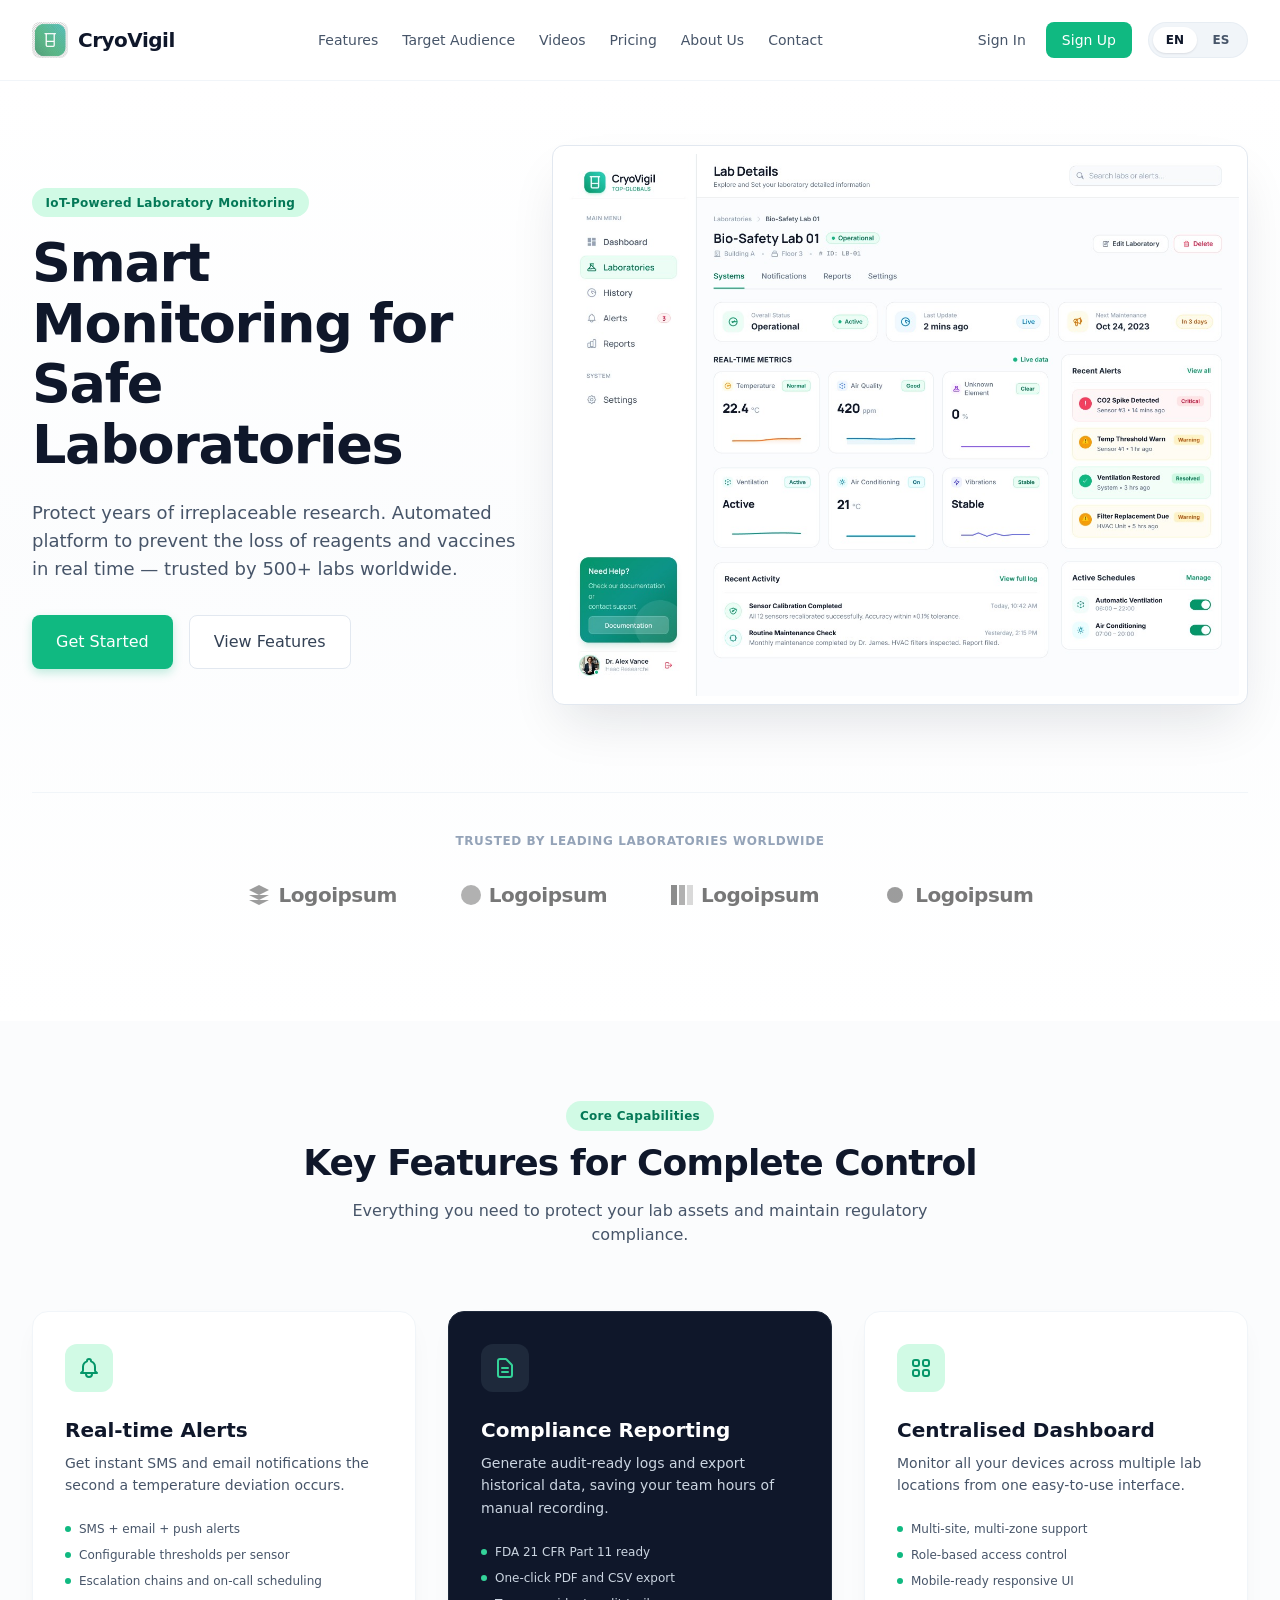
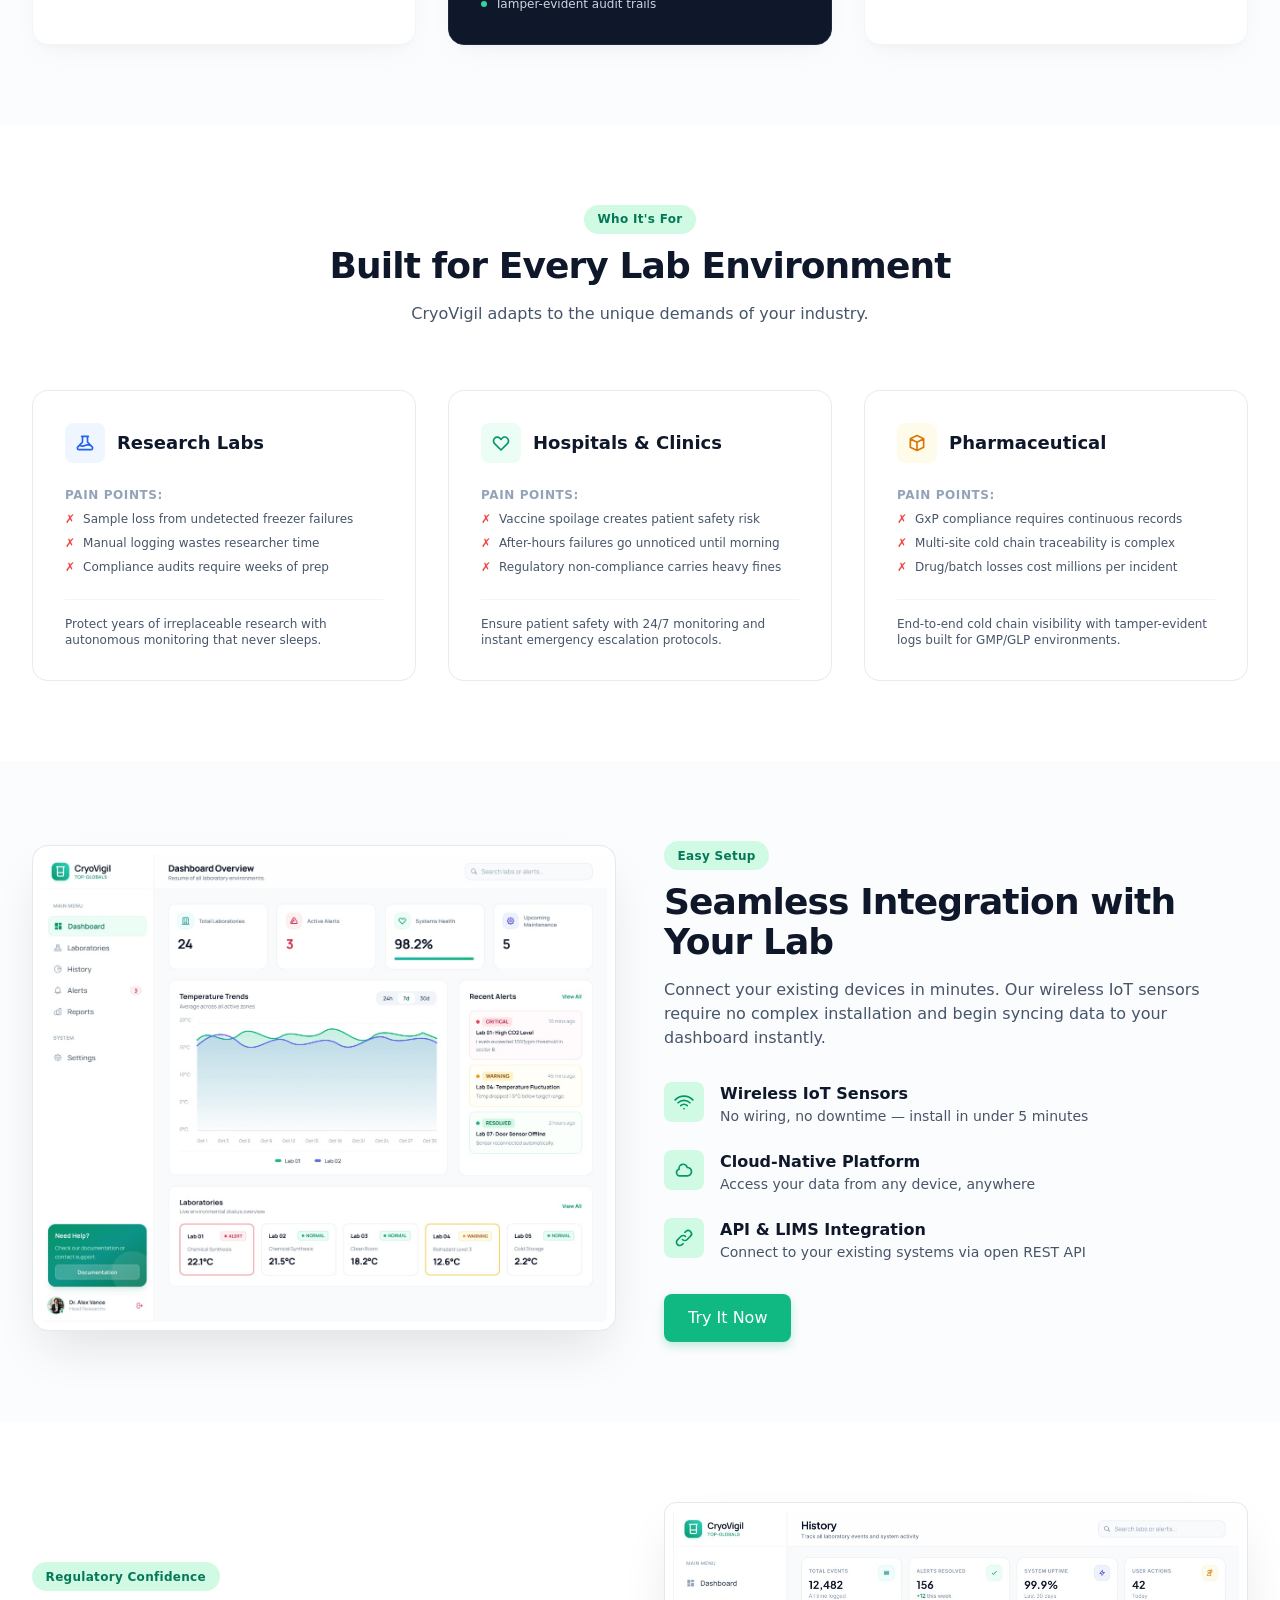
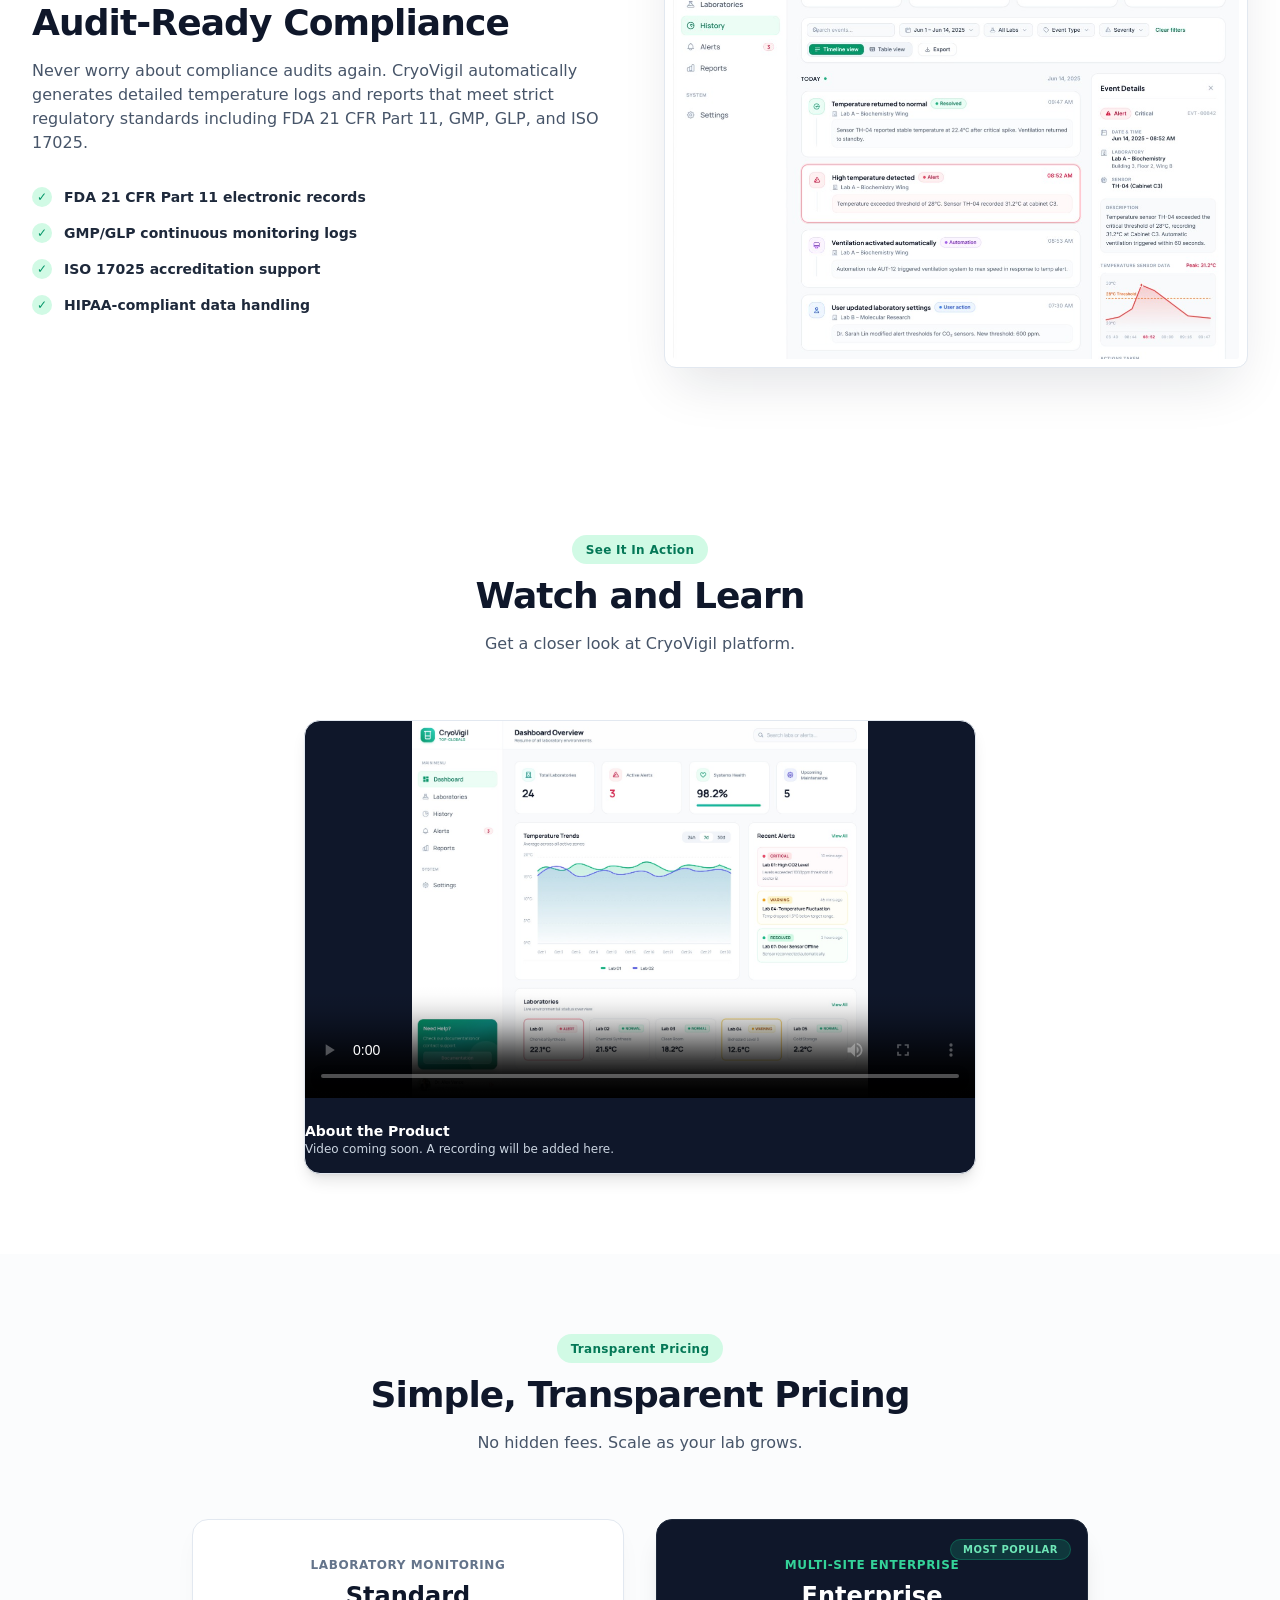
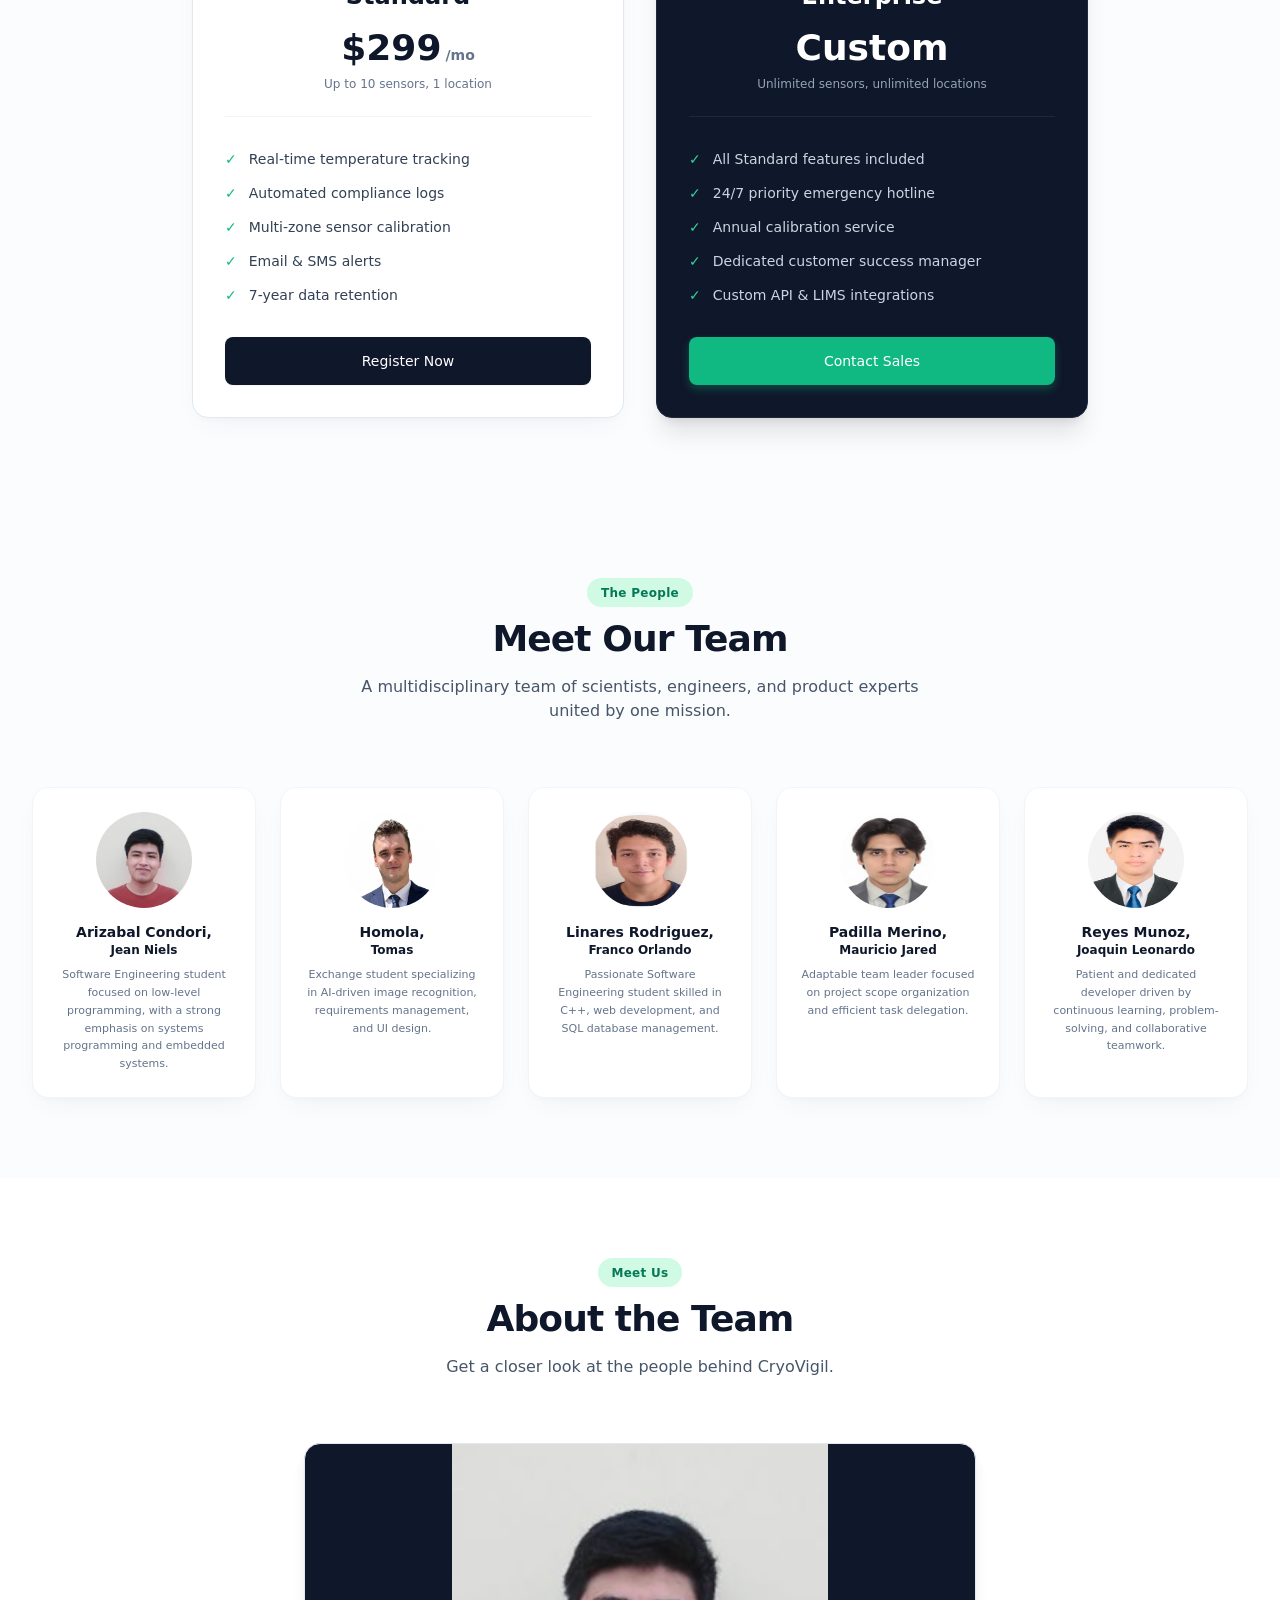
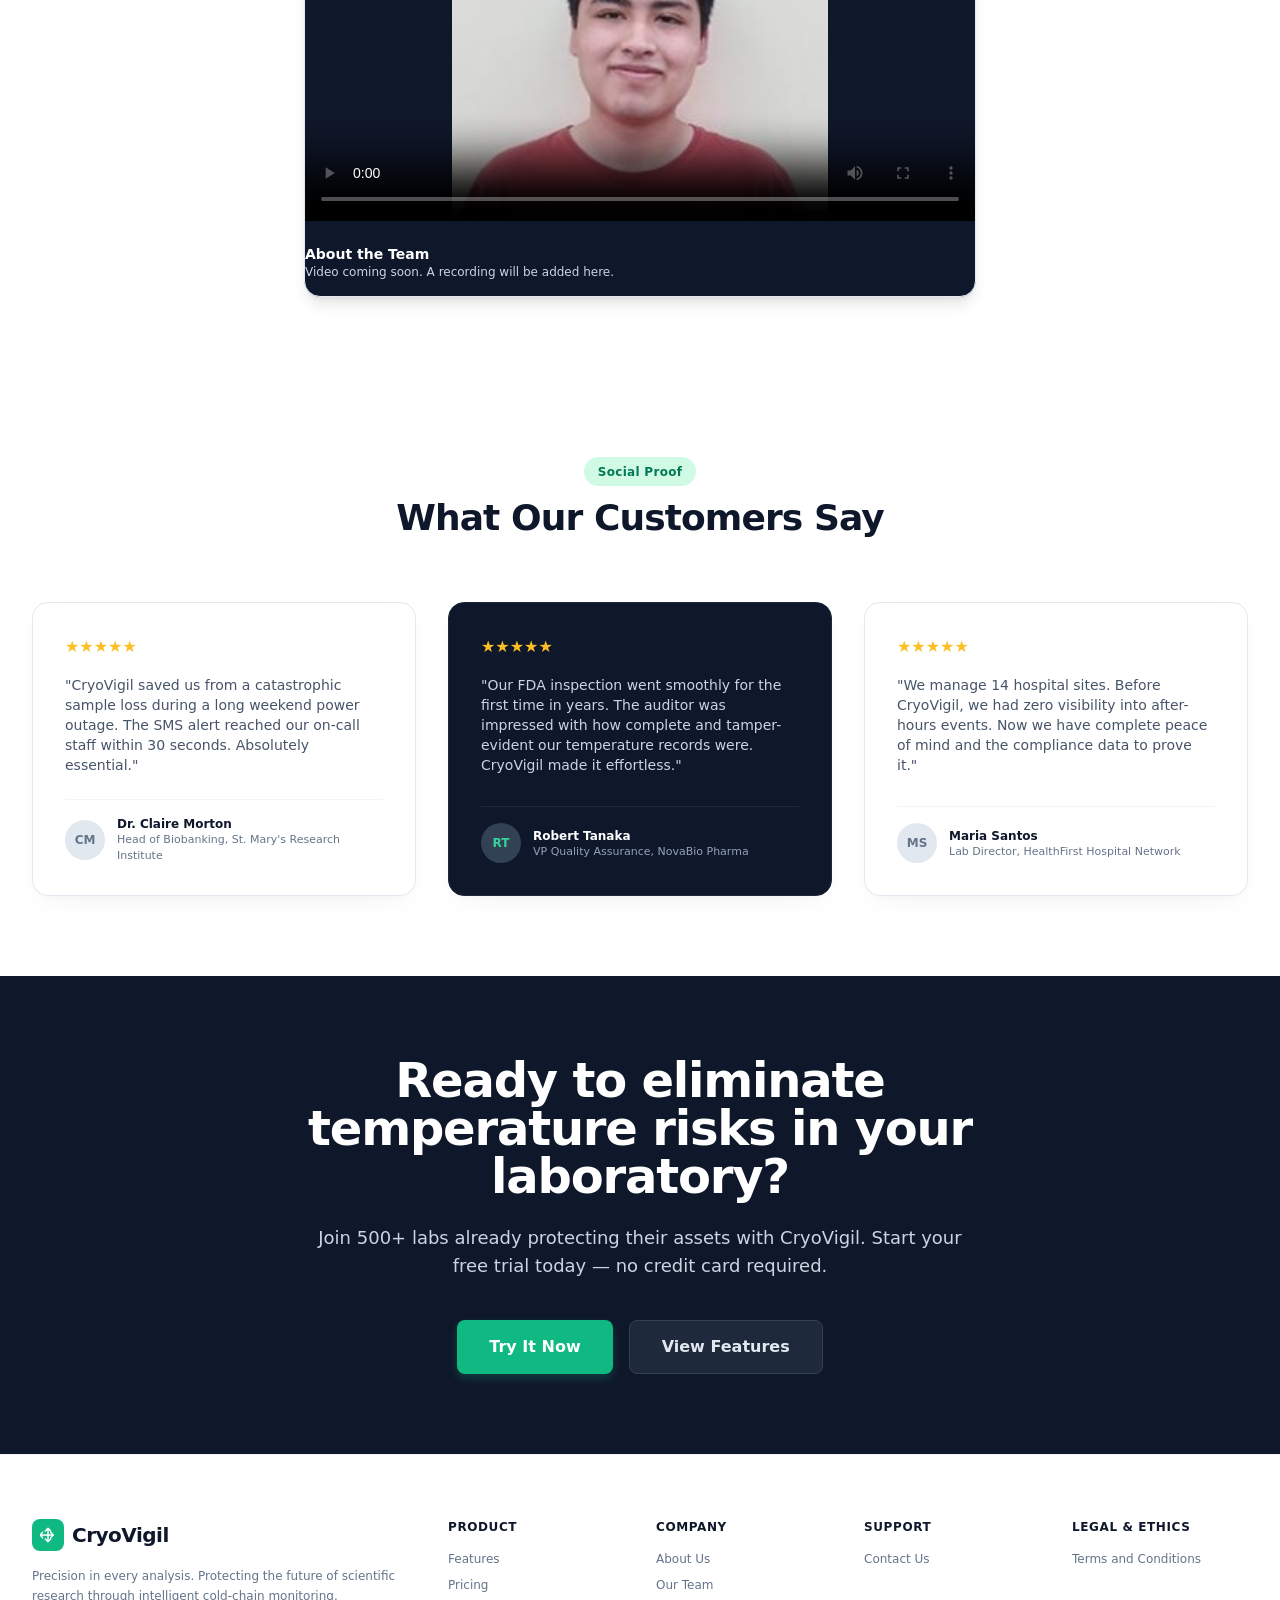
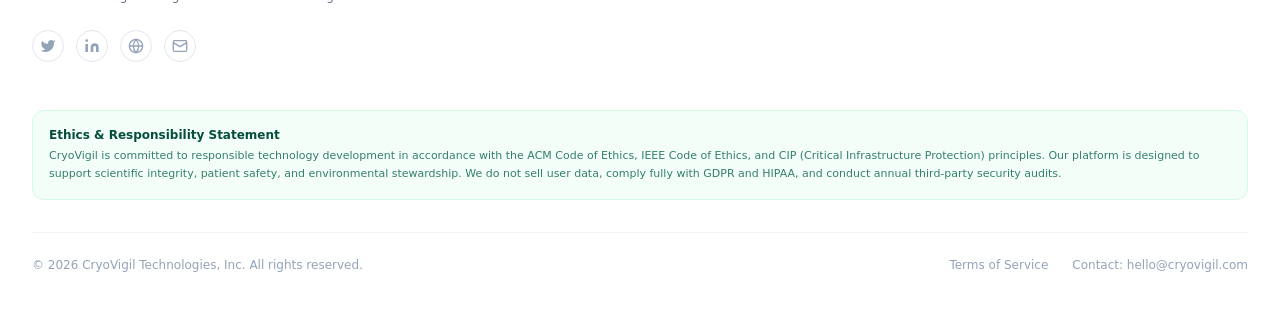
<file: index.html>
<!doctype html>
<html lang="en-US">
  <head>
    <meta charset="utf-8" />
    <meta name="viewport" content="width=device-width, initial-scale=1" />
    <meta
      name="description"
      content="Automated platform to prevent the loss of reagents and vaccines in real time. Trusted by 500+ laboratories worldwide."
    />
    <meta
      name="keywords"
      content="laboratory monitoring, cold chain monitoring, vaccine storage, reagent monitoring, temperature alerts, laboratory compliance"
    />
    <meta name="author" content="CryoVigil" />
    <meta property="og:type" content="website" />
    <meta
      property="og:title"
      content="CryoVigil | Smart Monitoring for Safe Laboratories"
    />
    <meta
      property="og:description"
      content="Automated platform to prevent the loss of reagents and vaccines in real time. Trusted by 500+ laboratories worldwide."
    />
    <meta
      property="og:image"
      content="https://raw.githubusercontent.com/TopGlobals/landing-page/main/assets/img/logo_cryovigil.jpeg"
    />
    <meta property="og:locale" content="en_US" />
    <title>CryoVigil | Smart Monitoring for Safe Laboratories</title>
    <link rel="stylesheet" href="css/style.css?v=mobile-carousel-2" />
    <script src="js/translations.js" defer></script>
    <script src="js/main.js" defer></script>
  </head>
  <body class="flex flex-col min-h-screen text-slate-800">
    <!-- BEGIN: MainHeader -->
    <header
      class="sticky top-0 z-50 bg-white/95 backdrop-blur-md border-b border-slate-100 transition-all"
    >
      <div
        class="max-w-7xl mx-auto px-4 sm:px-6 lg:px-8 h-20 flex items-center justify-between"
      >
        <!-- Brand Logo -->
        <a
          aria-label="CryoVigil Home"
          data-i18n-aria-label="nav_logo_aria"
          class="flex items-center gap-2.5 focus:outline-none"
          href="index.html"
        >
          <img
            class="w-9 h-9 rounded-lg object-cover"
            src="assets/img/logo_cryovigil.jpeg"
            alt=""
          />
          <span class="text-xl font-bold tracking-tight text-slate-900"
            >CryoVigil</span
          >
        </a>
        <!-- Desktop Navigation Menu -->
        <nav
          class="hidden xl:flex items-center gap-6 text-sm font-medium text-slate-600"
        >
          <a
            class="hover:text-brand-600 transition-colors"
            href="#features"
            data-i18n="nav_features"
            >Features</a
          >
          <a
            class="hover:text-brand-600 transition-colors"
            href="#target-audience"
            data-i18n="nav_target_audience"
            >Target Audience</a
          >
          <a
            class="hover:text-brand-600 transition-colors"
            href="#videos"
            data-i18n="nav_videos"
            >Videos</a
          >
          <a
            class="hover:text-brand-600 transition-colors"
            href="#pricing"
            data-i18n="nav_pricing"
            >Pricing</a
          >
          <a
            class="hover:text-brand-600 transition-colors"
            href="#about-us"
            data-i18n="nav_about_us"
            >About Us</a
          >
          <a
            class="hover:text-brand-600 transition-colors"
            href="#contact"
            data-i18n="nav_contact"
            >Contact</a
          >
        </nav>
        <!-- Language Toggle & CTA -->
        <div class="flex items-center gap-4">
          <div class="hidden md:flex items-center gap-2">
            <a
              class="px-3 py-2 text-sm font-medium text-slate-600 hover:text-brand-600 transition-colors"
              href="https://web-app-tst.web.app/login"
              data-i18n="nav_sign_in"
              >Sign In</a
            >
            <a
              class="inline-flex items-center justify-center px-4 py-2 rounded-lg bg-brand-500 text-white text-sm font-medium hover:bg-brand-600 transition-colors"
              href="https://web-app-tst.web.app"
              data-i18n="nav_sign_up"
              >Sign Up</a
            >
          </div>
          <!-- Language Switcher -->
          <div
            aria-label="Choose language"
            data-i18n-aria-label="nav_lang_aria"
            class="language-switcher"
            role="group"
          >
            <button
              aria-pressed="true"
              class="language-option"
              data-language="en_US"
              type="button"
            >
              EN
            </button>
            <button
              aria-pressed="false"
              class="language-option"
              data-language="es_419"
              type="button"
            >
              ES
            </button>
          </div>
          <!-- Mobile Menu Trigger -->
          <button
            aria-label="Open navigation"
            aria-controls="mobile-menu"
            aria-expanded="false"
            class="xl:hidden p-2 text-slate-600 hover:text-slate-900 focus:outline-none"
            id="mobile-menu-btn"
            type="button"
          >
            <svg
              class="w-6 h-6"
              fill="none"
              stroke="currentColor"
              viewbox="0 0 24 24"
            >
              <path
                d="M4 6h16M4 12h16M4 18h16"
                stroke-linecap="round"
                stroke-linejoin="round"
                stroke-width="2"
              ></path>
            </svg>
          </button>
        </div>
      </div>
      <!-- Mobile Dropdown Navigation -->
      <div
        class="hidden xl:hidden border-b border-slate-200 bg-white px-4 pt-2 pb-6 space-y-3"
        id="mobile-menu"
      >
        <a
          class="block py-2 text-slate-600 font-medium"
          href="#features"
          data-i18n="nav_features"
          >Features</a
        >
        <a
          class="block py-2 text-slate-600 font-medium"
          href="#target-audience"
          data-i18n="nav_target_audience"
          >Target Audience</a
        >
        <a
          class="block py-2 text-slate-600 font-medium"
          href="#videos"
          data-i18n="nav_videos"
          >Videos</a
        >
        <a
          class="block py-2 text-slate-600 font-medium"
          href="#pricing"
          data-i18n="nav_pricing"
          >Pricing</a
        >
        <a
          class="block py-2 text-slate-600 font-medium"
          href="#about-us"
          data-i18n="nav_about_us"
          >About Us</a
        >
        <a
          class="block py-2 text-slate-600 font-medium"
          href="#contact"
          data-i18n="nav_contact"
          >Contact</a
        >
        <div class="flex gap-3 border-t border-slate-100 pt-4">
          <a
            class="flex-1 text-center py-2 rounded-lg border border-slate-200 text-slate-700 font-medium"
            href="https://web-app-tst.web.app/login"
            data-i18n="nav_sign_in"
            >Sign In</a
          >
          <a
            class="flex-1 text-center py-2 rounded-lg bg-brand-500 text-white font-medium"
            href="https://web-app-tst.web.app"
            data-i18n="nav_sign_up"
            >Sign Up</a
          >
        </div>
      </div>
    </header>
    <!-- END: MainHeader -->
    <main class="flex-grow">
      <!-- BEGIN: HeroSection -->
      <section
        class="pt-12 pb-20 lg:pt-16 lg:pb-28 overflow-hidden bg-gradient-to-b from-white via-slate-50/50 to-white"
        data-purpose="hero-section"
      >
        <div class="max-w-7xl mx-auto px-4 sm:px-6 lg:px-8">
          <div
            class="grid grid-cols-1 lg:grid-cols-12 gap-12 lg:gap-8 items-center"
          >
            <!-- Hero Text Content -->
            <div class="lg:col-span-5 text-left">
              <div class="inline-block mb-4">
                <span class="badge-pill" data-i18n="hero_badge"
                  >IoT-Powered Laboratory Monitoring</span
                >
              </div>
              <h1
                class="text-4xl sm:text-5xl lg:text-[54px] font-extrabold text-slate-900 tracking-tight leading-[1.12] mb-6"
                data-i18n="hero_title"
              >
                Smart Monitoring for Safe Laboratories
              </h1>
              <p
                class="text-base sm:text-lg text-slate-600 mb-8 max-w-lg leading-relaxed"
                data-i18n="hero_description"
              >
                Protect years of irreplaceable research. Automated platform to prevent the loss of reagents and vaccines in real time
                — trusted by 500+ labs worldwide.
              </p>
              <div class="flex flex-col sm:flex-row gap-4">
                <a
                  class="inline-flex justify-center items-center px-6 py-3.5 rounded-lg bg-brand-500 text-white font-medium hover:bg-brand-600 transition-colors shadow-sm shadow-brand-500/25"
                  href="https://web-app-tst.web.app"
                  data-i18n="hero_cta_explore"
                >
                  Get Started
                </a>
                <a
                  class="inline-flex justify-center items-center px-6 py-3.5 rounded-lg border border-slate-200 bg-white text-slate-700 font-medium hover:bg-slate-50 transition-colors"
                  href="#features"
                  data-i18n="hero_cta_features"
                  >View Features</a
                >
              </div>
            </div>
            <!-- Hero UI Mockup Illustration -->
            <div class="lg:col-span-7 relative">
              <img
                src="assets/img/lab_details.jpeg"
                alt="Laboratory monitoring dashboard"
                data-i18n-alt="hero_img_alt"
                class="w-full max-w-[760px] rounded-xl border border-slate-200 bg-white p-2 shadow-mockup"
              />
            </div>
          </div>
          <!-- Trusted Logos Bar -->
          <div class="mt-20 pt-10 border-t border-slate-100 text-center">
            <p
              class="text-xs font-semibold uppercase tracking-wider text-slate-400 mb-8"
              data-i18n="hero_trusted"
            >
              Trusted by leading laboratories worldwide
            </p>
            <div
              class="flex flex-wrap items-center justify-center gap-8 md:gap-16 opacity-70 grayscale hover:grayscale-0 transition-all"
            >
              <!-- Logo 1 -->
              <div
                class="flex items-center gap-2 font-bold text-slate-700 text-xl tracking-tight"
              >
                <svg
                  class="w-6 h-6 text-brand-600"
                  fill="currentColor"
                  viewbox="0 0 24 24"
                >
                  <path
                    d="M12 2L2 7l10 5 10-5-10-5zM2 17l10 5 10-5M2 12l10 5 10-5"
                  ></path>
                </svg>
                <span>Logoipsum</span>
              </div>
              <!-- Logo 2 -->
              <div
                class="flex items-center gap-2 font-bold text-slate-700 text-xl tracking-tight"
              >
                <div class="w-5 h-5 rounded-full bg-brand-500"></div>
                <span>Logoipsum</span>
              </div>
              <!-- Logo 3 -->
              <div
                class="flex items-center gap-2 font-bold text-slate-700 text-xl tracking-tight"
              >
                <div class="flex gap-0.5">
                  <span class="w-1.5 h-5 bg-brand-700"></span>
                  <span class="w-1.5 h-5 bg-brand-500"></span>
                  <span class="w-1.5 h-5 bg-brand-300"></span>
                </div>
                <span>Logoipsum</span>
              </div>
              <!-- Logo 4 -->
              <div
                class="flex items-center gap-2 font-bold text-slate-700 text-xl tracking-tight"
              >
                <svg
                  class="w-6 h-6 text-brand-600"
                  fill="currentColor"
                  viewbox="0 0 24 24"
                >
                  <circle cx="12" cy="12" r="8"></circle>
                </svg>
                <span>Logoipsum</span>
              </div>
            </div>
          </div>
        </div>
      </section>
      <!-- END: HeroSection -->
      <!-- BEGIN: CoreCapabilitiesSection -->
      <section
        class="py-20 bg-slate-50/50 mobile-carousel-section"
        data-purpose="core-capabilities"
        id="features"
      >
        <div class="max-w-7xl mx-auto px-4 sm:px-6 lg:px-8 text-center">
          <span class="badge-pill mb-3" data-i18n="features_badge"
            >Core Capabilities</span
          >
          <h2
            class="text-3xl sm:text-4xl font-bold text-slate-900 tracking-tight mb-4"
            data-i18n="features_title"
          >
            Key Features for Complete Control
          </h2>
          <p
            class="text-slate-600 max-w-2xl mx-auto mb-16 text-sm sm:text-base mobile-section-intro"
            data-i18n="features_subtitle"
          >
            Everything you need to protect your lab assets and maintain
            regulatory compliance.
          </p>
          <p
            class="mobile-swipe-hint"
            data-i18n="features_swipe"
            data-i18n-html="true"
          >
            Swipe to explore <span aria-hidden="true">→</span>
          </p>
          <!-- Feature Cards -->
          <div
            aria-label="Key features"
            class="grid grid-cols-1 md:grid-cols-3 gap-8 text-left mobile-carousel"
            role="region"
            tabindex="0"
          >
            <!-- Feature 1: Real-time Alerts -->
            <div
              class="bg-white p-8 rounded-2xl border border-slate-100 shadow-soft hover:shadow-md transition-shadow"
            >
              <div
                class="w-12 h-12 rounded-xl bg-brand-100 flex items-center justify-center text-brand-600 mb-6"
              >
                <svg
                  class="w-6 h-6"
                  fill="none"
                  stroke="currentColor"
                  stroke-width="2"
                  viewbox="0 0 24 24"
                >
                  <path
                    d="M15 17h5l-1.405-1.405A2.032 2.032 0 0118 14.158V11a6.002 6.002 0 00-4-5.659V5a2 2 0 10-4 0v.341C7.67 6.165 6 8.388 6 11v3.159c0 .538-.214 1.055-.595 1.436L4 17h5m6 0v1a3 3 0 11-6 0v-1m6 0H9"
                    stroke-linecap="round"
                    stroke-linejoin="round"
                  ></path>
                </svg>
              </div>
              <h3
                class="text-xl font-bold text-slate-900 mb-2"
                data-i18n="features_card1_title"
              >
                Real-time Alerts
              </h3>
              <p
                class="text-slate-600 text-sm leading-relaxed mb-6"
                data-i18n="features_card1_desc"
              >
                Get instant SMS and email notifications the second a temperature
                deviation occurs.
              </p>
              <ul class="space-y-2.5 text-xs text-slate-600 font-medium">
                <li class="flex items-center gap-2">
                  <span class="w-1.5 h-1.5 rounded-full bg-brand-500"></span>
                  <span data-i18n="features_card1_item1"
                    >SMS + email + push alerts</span
                  >
                </li>
                <li class="flex items-center gap-2">
                  <span class="w-1.5 h-1.5 rounded-full bg-brand-500"></span>
                  <span data-i18n="features_card1_item2"
                    >Configurable thresholds per sensor</span
                  >
                </li>
                <li class="flex items-center gap-2">
                  <span class="w-1.5 h-1.5 rounded-full bg-brand-500"></span>
                  <span data-i18n="features_card1_item3"
                    >Escalation chains and on-call scheduling</span
                  >
                </li>
              </ul>
            </div>
            <!-- Feature 2: Compliance Reporting -->
            <div
              class="bg-navy-900 text-white p-8 rounded-2xl border border-navy-800 shadow-soft relative overflow-hidden"
            >
              <div
                class="w-12 h-12 rounded-xl bg-slate-800 text-brand-400 flex items-center justify-center mb-6"
              >
                <svg
                  class="w-6 h-6"
                  fill="none"
                  stroke="currentColor"
                  stroke-width="2"
                  viewbox="0 0 24 24"
                >
                  <path
                    d="M9 12h6m-6 4h6m2 5H7a2 2 0 01-2-2V5a2 2 0 012-2h5.586a1 1 0 01.707.293l5.414 5.414a1 1 0 01.293.707V19a2 2 0 01-2 2z"
                    stroke-linecap="round"
                    stroke-linejoin="round"
                  ></path>
                </svg>
              </div>
              <h3
                class="text-xl font-bold mb-2"
                data-i18n="features_card2_title"
              >
                Compliance Reporting
              </h3>
              <p
                class="text-slate-300 text-sm leading-relaxed mb-6"
                data-i18n="features_card2_desc"
              >
                Generate audit-ready logs and export historical data, saving
                your team hours of manual recording.
              </p>
              <ul class="space-y-2.5 text-xs text-slate-300 font-medium">
                <li class="flex items-center gap-2">
                  <span class="w-1.5 h-1.5 rounded-full bg-brand-400"></span>
                  <span data-i18n="features_card2_item1"
                    >FDA 21 CFR Part 11 ready</span
                  >
                </li>
                <li class="flex items-center gap-2">
                  <span class="w-1.5 h-1.5 rounded-full bg-brand-400"></span>
                  <span data-i18n="features_card2_item2"
                    >One-click PDF and CSV export</span
                  >
                </li>
                <li class="flex items-center gap-2">
                  <span class="w-1.5 h-1.5 rounded-full bg-brand-400"></span>
                  <span data-i18n="features_card2_item3"
                    >Tamper-evident audit trails</span
                  >
                </li>
              </ul>
            </div>
            <!-- Feature 3: Centralised Dashboard -->
            <div
              class="bg-white p-8 rounded-2xl border border-slate-100 shadow-soft hover:shadow-md transition-shadow"
            >
              <div
                class="w-12 h-12 rounded-xl bg-brand-100 flex items-center justify-center text-brand-600 mb-6"
              >
                <svg
                  class="w-6 h-6"
                  fill="none"
                  stroke="currentColor"
                  stroke-width="2"
                  viewbox="0 0 24 24"
                >
                  <path
                    d="M4 6a2 2 0 012-2h2a2 2 0 012 2v2a2 2 0 01-2 2H6a2 2 0 01-2-2V6zM14 6a2 2 0 012-2h2a2 2 0 012 2v2a2 2 0 01-2 2h-2a2 2 0 01-2-2V6zM4 16a2 2 0 012-2h2a2 2 0 012 2v2a2 2 0 01-2 2H6a2 2 0 01-2-2v-2zM14 16a2 2 0 012-2h2a2 2 0 012 2v2a2 2 0 01-2 2h-2a2 2 0 01-2-2v-2z"
                    stroke-linecap="round"
                    stroke-linejoin="round"
                  ></path>
                </svg>
              </div>
              <h3
                class="text-xl font-bold text-slate-900 mb-2"
                data-i18n="features_card3_title"
              >
                Centralised Dashboard
              </h3>
              <p
                class="text-slate-600 text-sm leading-relaxed mb-6"
                data-i18n="features_card3_desc"
              >
                Monitor all your devices across multiple lab locations from one
                easy-to-use interface.
              </p>
              <ul class="space-y-2.5 text-xs text-slate-600 font-medium">
                <li class="flex items-center gap-2">
                  <span class="w-1.5 h-1.5 rounded-full bg-brand-500"></span>
                  <span data-i18n="features_card3_item1"
                    >Multi-site, multi-zone support</span
                  >
                </li>
                <li class="flex items-center gap-2">
                  <span class="w-1.5 h-1.5 rounded-full bg-brand-500"></span>
                  <span data-i18n="features_card3_item2"
                    >Role-based access control</span
                  >
                </li>
                <li class="flex items-center gap-2">
                  <span class="w-1.5 h-1.5 rounded-full bg-brand-500"></span>
                  <span data-i18n="features_card3_item3"
                    >Mobile-ready responsive UI</span
                  >
                </li>
              </ul>
            </div>
          </div>
        </div>
      </section>
      <!-- END: CoreCapabilitiesSection -->
      <!-- BEGIN: LabEnvironmentSection -->
      <section
        class="py-20 bg-white mobile-carousel-section"
        data-purpose="lab-environments"
        id="target-audience"
      >
        <div class="max-w-7xl mx-auto px-4 sm:px-6 lg:px-8 text-center">
          <span class="badge-pill mb-3" data-i18n="audience_badge"
            >Who It's For</span
          >
          <h2
            class="text-3xl sm:text-4xl font-bold text-slate-900 tracking-tight mb-4"
            data-i18n="audience_title"
          >
            Built for Every Lab Environment
          </h2>
          <p
            class="text-slate-600 max-w-xl mx-auto mb-16 text-sm sm:text-base mobile-section-intro"
            data-i18n="audience_subtitle"
          >
            CryoVigil adapts to the unique demands of your industry.
          </p>
          <p
            class="mobile-swipe-hint"
            data-i18n="audience_swipe"
            data-i18n-html="true"
          >
            Swipe to explore <span aria-hidden="true">→</span>
          </p>
          <!-- Segment Cards -->
          <div
            aria-label="Laboratory types"
            class="grid grid-cols-1 md:grid-cols-3 gap-8 text-left mobile-carousel"
            role="region"
            tabindex="0"
          >
            <!-- Environment 1: Research Labs -->
            <div
              class="p-8 rounded-2xl border border-slate-200/80 bg-white hover:border-brand-400 transition-colors"
            >
              <div class="flex items-center gap-3 mb-6">
                <div
                  class="w-10 h-10 rounded-lg bg-blue-50 text-blue-600 flex items-center justify-center"
                >
                  <svg
                    class="w-5 h-5"
                    fill="none"
                    stroke="currentColor"
                    stroke-width="2"
                    viewbox="0 0 24 24"
                  >
                    <path
                      d="M19.428 15.428a2 2 0 00-1.022-.547l-2.387-.477a6 6 0 00-3.86.517l-.318.158a6 6 0 01-3.86.517L6.05 15.21a2 2 0 00-1.806.547M8 4h8l-1 1v5.172a2 2 0 00.586 1.414l5 5c1.26 1.26.367 3.414-1.415 3.414H4.828c-1.782 0-2.674-2.154-1.414-3.414l5-5A2 2 0 009 10.172V5L8 4z"
                      stroke-linecap="round"
                      stroke-linejoin="round"
                    ></path>
                  </svg>
                </div>
                <h3
                  class="text-lg font-bold text-slate-900"
                  data-i18n="audience_card1_title"
                >
                  Research Labs
                </h3>
              </div>
              <p
                class="text-xs font-semibold uppercase text-slate-400 tracking-wider mb-2"
                data-i18n="audience_card1_pain_label"
              >
                Pain Points:
              </p>
              <ul class="space-y-2 mb-6 text-xs text-slate-600">
                <li class="flex items-start gap-2">
                  <span class="text-red-500 font-bold">✗</span>
                  <span data-i18n="audience_card1_pain1"
                    >Sample loss from undetected freezer failures</span
                  >
                </li>
                <li class="flex items-start gap-2">
                  <span class="text-red-500 font-bold">✗</span>
                  <span data-i18n="audience_card1_pain2"
                    >Manual logging wastes researcher time</span
                  >
                </li>
                <li class="flex items-start gap-2">
                  <span class="text-red-500 font-bold">✗</span>
                  <span data-i18n="audience_card1_pain3"
                    >Compliance audits require weeks of prep</span
                  >
                </li>
              </ul>
              <div
                class="pt-4 border-t border-slate-100 text-xs text-slate-600 font-medium"
                data-i18n="audience_card1_footer"
              >
                Protect years of irreplaceable research with autonomous
                monitoring that never sleeps.
              </div>
            </div>
            <!-- Environment 2: Hospitals & Clinics -->
            <div
              class="p-8 rounded-2xl border border-slate-200/80 bg-white hover:border-brand-400 transition-colors"
            >
              <div class="flex items-center gap-3 mb-6">
                <div
                  class="w-10 h-10 rounded-lg bg-emerald-50 text-emerald-600 flex items-center justify-center"
                >
                  <svg
                    class="w-5 h-5"
                    fill="none"
                    stroke="currentColor"
                    stroke-width="2"
                    viewbox="0 0 24 24"
                  >
                    <path
                      d="M4.318 6.318a4.5 4.5 0 000 6.364L12 20.364l7.682-7.682a4.5 4.5 0 00-6.364-6.364L12 7.636l-1.318-1.318a4.5 4.5 0 00-6.364 0z"
                      stroke-linecap="round"
                      stroke-linejoin="round"
                    ></path>
                  </svg>
                </div>
                <h3
                  class="text-lg font-bold text-slate-900"
                  data-i18n="audience_card2_title"
                >
                  Hospitals &amp; Clinics
                </h3>
              </div>
              <p
                class="text-xs font-semibold uppercase text-slate-400 tracking-wider mb-2"
                data-i18n="audience_card2_pain_label"
              >
                Pain Points:
              </p>
              <ul class="space-y-2 mb-6 text-xs text-slate-600">
                <li class="flex items-start gap-2">
                  <span class="text-red-500 font-bold">✗</span>
                  <span data-i18n="audience_card2_pain1"
                    >Vaccine spoilage creates patient safety risk</span
                  >
                </li>
                <li class="flex items-start gap-2">
                  <span class="text-red-500 font-bold">✗</span>
                  <span data-i18n="audience_card2_pain2"
                    >After-hours failures go unnoticed until morning</span
                  >
                </li>
                <li class="flex items-start gap-2">
                  <span class="text-red-500 font-bold">✗</span>
                  <span data-i18n="audience_card2_pain3"
                    >Regulatory non-compliance carries heavy fines</span
                  >
                </li>
              </ul>
              <div
                class="pt-4 border-t border-slate-100 text-xs text-slate-600 font-medium"
                data-i18n="audience_card2_footer"
              >
                Ensure patient safety with 24/7 monitoring and instant emergency
                escalation protocols.
              </div>
            </div>
            <!-- Environment 3: Pharmaceutical -->
            <div
              class="p-8 rounded-2xl border border-slate-200/80 bg-white hover:border-brand-400 transition-colors"
            >
              <div class="flex items-center gap-3 mb-6">
                <div
                  class="w-10 h-10 rounded-lg bg-amber-50 text-amber-600 flex items-center justify-center"
                >
                  <svg
                    class="w-5 h-5"
                    fill="none"
                    stroke="currentColor"
                    stroke-width="2"
                    viewbox="0 0 24 24"
                  >
                    <path
                      d="M20 7l-8-4-8 4m16 0l-8 4m8-4v10l-8 4m0-10L4 7m8 4v10M4 7v10l8 4"
                      stroke-linecap="round"
                      stroke-linejoin="round"
                    ></path>
                  </svg>
                </div>
                <h3
                  class="text-lg font-bold text-slate-900"
                  data-i18n="audience_card3_title"
                >
                  Pharmaceutical
                </h3>
              </div>
              <p
                class="text-xs font-semibold uppercase text-slate-400 tracking-wider mb-2"
                data-i18n="audience_card3_pain_label"
              >
                Pain Points:
              </p>
              <ul class="space-y-2 mb-6 text-xs text-slate-600">
                <li class="flex items-start gap-2">
                  <span class="text-red-500 font-bold">✗</span>
                  <span data-i18n="audience_card3_pain1"
                    >GxP compliance requires continuous records</span
                  >
                </li>
                <li class="flex items-start gap-2">
                  <span class="text-red-500 font-bold">✗</span>
                  <span data-i18n="audience_card3_pain2"
                    >Multi-site cold chain traceability is complex</span
                  >
                </li>
                <li class="flex items-start gap-2">
                  <span class="text-red-500 font-bold">✗</span>
                  <span data-i18n="audience_card3_pain3"
                    >Drug/batch losses cost millions per incident</span
                  >
                </li>
              </ul>
              <div
                class="pt-4 border-t border-slate-100 text-xs text-slate-600 font-medium"
                data-i18n="audience_card3_footer"
              >
                End-to-end cold chain visibility with tamper-evident logs built
                for GMP/GLP environments.
              </div>
            </div>
          </div>
        </div>
      </section>
      <!-- END: LabEnvironmentSection -->
      <!-- BEGIN: IntegrationSection -->
      <section
        class="py-20 bg-slate-50/50 overflow-hidden"
        data-purpose="integration-overview"
      >
        <div class="max-w-7xl mx-auto px-4 sm:px-6 lg:px-8">
          <div class="grid grid-cols-1 lg:grid-cols-12 gap-12 items-center">
            <!-- Dashboard Overview Image -->
            <div class="lg:col-span-6">
              <img
                src="assets/img/dashboard_overview.jpeg"
                alt="Dashboard overview"
                data-i18n-alt="integration_img_alt"
                class="w-full max-w-[640px] rounded-2xl border border-slate-200/90 bg-white p-2 shadow-mockup"
              />
            </div>
            <!-- Feature Description Points -->
            <div class="lg:col-span-6">
              <span class="badge-pill mb-3" data-i18n="integration_badge"
                >Easy Setup</span
              >
              <h2
                class="text-3xl sm:text-4xl font-bold text-slate-900 tracking-tight mb-4"
                data-i18n="integration_title"
              >
                Seamless Integration with Your Lab
              </h2>
              <p
                class="text-slate-600 mb-8 text-sm sm:text-base leading-relaxed"
                data-i18n="integration_description"
              >
                Connect your existing devices in minutes. Our wireless IoT
                sensors require no complex installation and begin syncing data
                to your dashboard instantly.
              </p>
              <div class="space-y-6 mb-8">
                <div class="flex items-start gap-4">
                  <div
                    class="w-10 h-10 rounded-lg bg-brand-100 text-brand-600 flex-shrink-0 flex items-center justify-center"
                  >
                    <svg
                      class="w-5 h-5"
                      fill="none"
                      stroke="currentColor"
                      stroke-width="2"
                      viewbox="0 0 24 24"
                    >
                      <path
                        d="M8.111 16.404a5.5 5.5 0 017.778 0M12 20h.01m-7.08-7.071c3.904-3.905 10.236-3.905 14.141 0M1.394 9.393c5.857-5.857 15.355-5.857 21.213 0"
                        stroke-linecap="round"
                        stroke-linejoin="round"
                      ></path>
                    </svg>
                  </div>
                  <div>
                    <h3
                      class="text-base font-bold text-slate-900"
                      data-i18n="integration_item1_title"
                    >
                      Wireless IoT Sensors
                    </h3>
                    <p
                      class="text-xs sm:text-sm text-slate-600"
                      data-i18n="integration_item1_desc"
                    >
                      No wiring, no downtime — install in under 5 minutes
                    </p>
                  </div>
                </div>
                <div class="flex items-start gap-4">
                  <div
                    class="w-10 h-10 rounded-lg bg-brand-100 text-brand-600 flex-shrink-0 flex items-center justify-center"
                  >
                    <svg
                      class="w-5 h-5"
                      fill="none"
                      stroke="currentColor"
                      stroke-width="2"
                      viewbox="0 0 24 24"
                    >
                      <path
                        d="M3 15a4 4 0 004 4h9a5 5 0 10-.1-9.999 5.002 5.002 0 00-9.78 2.096A4.001 4.001 0 003 15z"
                        stroke-linecap="round"
                        stroke-linejoin="round"
                      ></path>
                    </svg>
                  </div>
                  <div>
                    <h3
                      class="text-base font-bold text-slate-900"
                      data-i18n="integration_item2_title"
                    >
                      Cloud-Native Platform
                    </h3>
                    <p
                      class="text-xs sm:text-sm text-slate-600"
                      data-i18n="integration_item2_desc"
                    >
                      Access your data from any device, anywhere
                    </p>
                  </div>
                </div>
                <div class="flex items-start gap-4">
                  <div
                    class="w-10 h-10 rounded-lg bg-brand-100 text-brand-600 flex-shrink-0 flex items-center justify-center"
                  >
                    <svg
                      class="w-5 h-5"
                      fill="none"
                      stroke="currentColor"
                      stroke-width="2"
                      viewbox="0 0 24 24"
                    >
                      <path
                        d="M13.828 10.172a4 4 0 00-5.656 0l-4 4a4 4 0 105.656 5.656l1.102-1.101m-.758-4.899a4 4 0 005.656 0l4-4a4 4 0 00-5.656-5.656l-1.1 1.1"
                        stroke-linecap="round"
                        stroke-linejoin="round"
                      ></path>
                    </svg>
                  </div>
                  <div>
                    <h3
                      class="text-base font-bold text-slate-900"
                      data-i18n="integration_item3_title"
                    >
                      API &amp; LIMS Integration
                    </h3>
                    <p
                      class="text-xs sm:text-sm text-slate-600"
                      data-i18n="integration_item3_desc"
                    >
                      Connect to your existing systems via open REST API
                    </p>
                  </div>
                </div>
              </div>
              <a
                class="inline-flex justify-center items-center px-6 py-3 rounded-lg bg-brand-500 text-white font-medium hover:bg-brand-600 transition-colors shadow-sm shadow-brand-500/25"
                href="https://web-app-tst.web.app"
                data-i18n="integration_cta"
              >
                Try It Now
              </a>
            </div>
          </div>
        </div>
      </section>
      <!-- END: IntegrationSection -->
      <!-- BEGIN: ComplianceSection -->
      <section class="py-20 bg-white" data-purpose="audit-compliance">
        <div class="max-w-7xl mx-auto px-4 sm:px-6 lg:px-8">
          <div class="grid grid-cols-1 lg:grid-cols-12 gap-12 items-center">
            <!-- Compliance Left Info -->
            <div class="lg:col-span-6">
              <span class="badge-pill mb-3" data-i18n="compliance_badge"
                >Regulatory Confidence</span
              >
              <h2
                class="text-3xl sm:text-4xl font-bold text-slate-900 tracking-tight mb-4"
                data-i18n="compliance_title"
              >
                Audit-Ready Compliance
              </h2>
              <p
                class="text-slate-600 mb-8 text-sm sm:text-base leading-relaxed"
                data-i18n="compliance_description"
              >
                Never worry about compliance audits again. CryoVigil
                automatically generates detailed temperature logs and reports
                that meet strict regulatory standards including FDA 21 CFR Part
                11, GMP, GLP, and ISO 17025.
              </p>
              <ul class="space-y-4">
                <li class="flex items-center gap-3">
                  <span
                    class="w-5 h-5 rounded-full bg-emerald-100 text-emerald-600 flex items-center justify-center text-xs font-bold"
                    >✓</span
                  >
                  <span
                    class="text-sm font-semibold text-slate-800"
                    data-i18n="compliance_item1"
                    >FDA 21 CFR Part 11 electronic records</span
                  >
                </li>
                <li class="flex items-center gap-3">
                  <span
                    class="w-5 h-5 rounded-full bg-emerald-100 text-emerald-600 flex items-center justify-center text-xs font-bold"
                    >✓</span
                  >
                  <span
                    class="text-sm font-semibold text-slate-800"
                    data-i18n="compliance_item2"
                    >GMP/GLP continuous monitoring logs</span
                  >
                </li>
                <li class="flex items-center gap-3">
                  <span
                    class="w-5 h-5 rounded-full bg-emerald-100 text-emerald-600 flex items-center justify-center text-xs font-bold"
                    >✓</span
                  >
                  <span
                    class="text-sm font-semibold text-slate-800"
                    data-i18n="compliance_item3"
                    >ISO 17025 accreditation support</span
                  >
                </li>
                <li class="flex items-center gap-3">
                  <span
                    class="w-5 h-5 rounded-full bg-emerald-100 text-emerald-600 flex items-center justify-center text-xs font-bold"
                    >✓</span
                  >
                  <span
                    class="text-sm font-semibold text-slate-800"
                    data-i18n="compliance_item4"
                    >HIPAA-compliant data handling</span
                  >
                </li>
              </ul>
            </div>
            <!-- Compliance Audit Image -->
            <div class="lg:col-span-6">
              <img
                src="assets/img/logs_image.png"
                alt="Compliance audit and logs overview"
                data-i18n-alt="compliance_img_alt"
                class="w-full max-w-[640px] rounded-xl border border-slate-200 bg-white p-2 shadow-mockup"
              />
            </div>
          </div>
        </div>
      </section>
      <!-- END: ComplianceSection -->
      <!-- BEGIN: ProductVideoSection -->
      <section
              class="py-20 bg-white"
              data-purpose="video-demonstrations"
              id="videos"
      >
        <div class="max-w-7xl mx-auto px-4 sm:px-6 lg:px-8 text-center">
          <span class="badge-pill mb-3" data-i18n="videos_badge"
          >See It In Action</span
          >
          <h2
                  class="text-3xl sm:text-4xl font-bold text-slate-900 tracking-tight mb-4"
                  data-i18n="videos_title"
          >
            Watch and Learn
          </h2>
          <p
                  class="text-slate-600 max-w-xl mx-auto mb-16 text-sm sm:text-base"
                  data-i18n="videos_subtitle"
          >
            Get a closer look at CryoVigil platform.
          </p>
          <!-- Product Video Card -->
          <div class="max-w-2xl mx-auto">
            <div
                    class="rounded-2xl overflow-hidden border border-slate-200 bg-slate-900 shadow-lg"
            >
              <video
                      class="w-full aspect-video object-cover"
                      controls
                      preload="none"
                      poster="assets/img/dashboard_overview.jpeg"
                      aria-label="CryoVigil product video player"
                      data-i18n-aria-label="video_product_aria"
              ></video>
              <p
                      class="px-5 pt-4 text-left text-sm font-bold text-white"
                      data-i18n="videos_card1_title"
              >
                About the Product
              </p>
              <p
                      class="px-5 pb-4 text-left text-xs text-slate-300"
                      data-i18n="videos_unavailable"
              >
                Video coming soon. A recording will be added here.
              </p>
            </div>
          </div>
        </div>
      </section>
      <!-- END: ProductVideoSection -->
      <!-- BEGIN: PricingSection -->
      <section
        class="py-20 bg-slate-50/50 mobile-carousel-section"
        data-purpose="pricing-plans"
        id="pricing"
      >
        <div class="max-w-7xl mx-auto px-4 sm:px-6 lg:px-8 text-center">
          <span class="badge-pill mb-3" data-i18n="pricing_badge"
            >Transparent Pricing</span
          >
          <h2
            class="text-3xl sm:text-4xl font-bold text-slate-900 tracking-tight mb-4"
            data-i18n="pricing_title"
          >
            Simple, Transparent Pricing
          </h2>
          <p
            class="text-slate-600 max-w-xl mx-auto mb-16 text-sm sm:text-base mobile-section-intro"
            data-i18n="pricing_subtitle"
          >
            No hidden fees. Scale as your lab grows.
          </p>
          <p
            class="mobile-swipe-hint"
            data-i18n="pricing_swipe"
            data-i18n-html="true"
          >
            Swipe to compare plans <span aria-hidden="true">→</span>
          </p>
          <!-- Pricing Cards Container -->
          <div
            aria-label="Pricing plans"
            class="grid grid-cols-1 md:grid-cols-2 gap-8 max-w-4xl mx-auto text-left mobile-carousel"
            role="region"
            tabindex="0"
          >
            <!-- Standard Plan -->
            <div
              class="bg-white p-8 rounded-2xl border border-slate-200 shadow-soft flex flex-col justify-between"
            >
              <div>
                <div class="text-center pb-6 border-b border-slate-100">
                  <span
                    class="text-xs font-semibold text-slate-500 uppercase tracking-wider"
                    data-i18n="pricing_plan1_category"
                    >Laboratory Monitoring</span
                  >
                  <h3
                    class="text-2xl font-bold text-slate-900 mt-1 mb-4"
                    data-i18n="pricing_plan1_title"
                  >
                    Standard
                  </h3>
                  <div class="flex items-baseline justify-center gap-1">
                    <span class="text-4xl font-extrabold text-slate-900"
                      >$299</span
                    >
                    <span
                      class="text-sm font-semibold text-slate-500"
                      data-i18n="pricing_plan1_period"
                      >/mo</span
                    >
                  </div>
                  <p
                    class="text-xs text-slate-500 mt-2"
                    data-i18n="pricing_plan1_subtext"
                  >
                    Up to 10 sensors, 1 location
                  </p>
                </div>
                <!-- Feature checklist -->
                <ul class="space-y-3.5 my-8 text-xs sm:text-sm text-slate-700">
                  <li class="flex items-center gap-3">
                    <span class="text-emerald-500 font-bold">✓</span>
                    <span data-i18n="pricing_plan1_item1"
                      >Real-time temperature tracking</span
                    >
                  </li>
                  <li class="flex items-center gap-3">
                    <span class="text-emerald-500 font-bold">✓</span>
                    <span data-i18n="pricing_plan1_item2"
                      >Automated compliance logs</span
                    >
                  </li>
                  <li class="flex items-center gap-3">
                    <span class="text-emerald-500 font-bold">✓</span>
                    <span data-i18n="pricing_plan1_item3"
                      >Multi-zone sensor calibration</span
                    >
                  </li>
                  <li class="flex items-center gap-3">
                    <span class="text-emerald-500 font-bold">✓</span>
                    <span data-i18n="pricing_plan1_item4"
                      >Email &amp; SMS alerts</span
                    >
                  </li>
                  <li class="flex items-center gap-3">
                    <span class="text-emerald-500 font-bold">✓</span>
                    <span data-i18n="pricing_plan1_item5"
                      >7-year data retention</span
                    >
                  </li>
                </ul>
              </div>
              <a
                class="w-full py-3.5 rounded-lg bg-navy-900 hover:bg-slate-800 text-white font-medium text-sm transition-colors shadow-sm text-center"
                href="https://web-app-tst.web.app/subscribe/standard"
                data-i18n="pricing_plan1_cta"
              >
                Register Now
              </a>
            </div>
            <!-- Enterprise Plan -->
            <div
              class="bg-navy-900 text-white p-8 rounded-2xl border border-navy-800 shadow-xl flex flex-col justify-between relative overflow-hidden"
            >
              <!-- Badge -->
              <div class="absolute top-4 right-4">
                <span
                  class="px-3 py-1 rounded-full text-[10px] font-bold bg-brand-500/20 text-brand-300 border border-brand-500/30 tracking-wider uppercase"
                  data-i18n="pricing_plan2_badge"
                >
                  Most Popular
                </span>
              </div>
              <div>
                <div class="text-center pb-6 border-b border-navy-800">
                  <span
                    class="text-xs font-semibold text-brand-400 uppercase tracking-wider"
                    data-i18n="pricing_plan2_category"
                    >Multi-site Enterprise</span
                  >
                  <h3
                    class="text-2xl font-bold mt-1 mb-4"
                    data-i18n="pricing_plan2_title"
                  >
                    Enterprise
                  </h3>
                  <div class="flex items-baseline justify-center">
                    <span
                      class="text-4xl font-extrabold text-white"
                      data-i18n="pricing_plan2_price"
                      >Custom</span
                    >
                  </div>
                  <p
                    class="text-xs text-slate-400 mt-2"
                    data-i18n="pricing_plan2_subtext"
                  >
                    Unlimited sensors, unlimited locations
                  </p>
                </div>
                <!-- Feature checklist -->
                <ul class="space-y-3.5 my-8 text-xs sm:text-sm text-slate-300">
                  <li class="flex items-center gap-3">
                    <span class="text-brand-400 font-bold">✓</span>
                    <span data-i18n="pricing_plan2_item1"
                      >All Standard features included</span
                    >
                  </li>
                  <li class="flex items-center gap-3">
                    <span class="text-brand-400 font-bold">✓</span>
                    <span data-i18n="pricing_plan2_item2"
                      >24/7 priority emergency hotline</span
                    >
                  </li>
                  <li class="flex items-center gap-3">
                    <span class="text-brand-400 font-bold">✓</span>
                    <span data-i18n="pricing_plan2_item3"
                      >Annual calibration service</span
                    >
                  </li>
                  <li class="flex items-center gap-3">
                    <span class="text-brand-400 font-bold">✓</span>
                    <span data-i18n="pricing_plan2_item4"
                      >Dedicated customer success manager</span
                    >
                  </li>
                  <li class="flex items-center gap-3">
                    <span class="text-brand-400 font-bold">✓</span>
                    <span data-i18n="pricing_plan2_item5"
                      >Custom API &amp; LIMS integrations</span
                    >
                  </li>
                </ul>
              </div>
              <a
                class="w-full py-3.5 rounded-lg bg-brand-500 hover:bg-brand-600 text-white font-medium text-sm transition-colors shadow-sm shadow-brand-500/30 text-center"
                href="https://web-app-tst.web.app/contact-sales"
                data-i18n="pricing_plan2_cta"
              >
                Contact Sales
              </a>
            </div>
          </div>
        </div>
      </section>
      <!-- END: PricingSection -->
      <!-- BEGIN: TeamSection -->
      <section
              class="py-20 bg-slate-50/50 mobile-carousel-section"
              data-purpose="team-members"
              id="about-us"
      >
        <div class="max-w-7xl mx-auto px-4 sm:px-6 lg:px-8 text-center">
          <span class="badge-pill mb-3" data-i18n="team_badge">The People</span>
          <h2
                  class="text-3xl sm:text-4xl font-bold text-slate-900 tracking-tight mb-4"
                  data-i18n="team_title"
          >
            Meet Our Team
          </h2>
          <p
                  class="text-slate-600 max-w-xl mx-auto mb-16 text-sm sm:text-base mobile-section-intro"
                  data-i18n="team_subtitle"
          >
            A multidisciplinary team of scientists, engineers, and product
            experts united by one mission.
          </p>
          <p
                  class="mobile-swipe-hint"
                  data-i18n="team_swipe"
                  data-i18n-html="true"
          >
            Swipe to meet the team <span aria-hidden="true">→</span>
          </p>
          <!-- Team Members Grid -->
          <div
                  aria-label="Team members"
                  class="grid grid-cols-1 sm:grid-cols-2 lg:grid-cols-5 gap-6 text-center mobile-carousel"
                  role="region"
                  tabindex="0"
          >
            <!-- Team Member 1 -->
            <div
                    class="bg-white p-6 rounded-2xl border border-slate-100 shadow-soft"
            >
              <div
                      class="w-24 h-24 mx-auto rounded-full bg-slate-200 mb-4 overflow-hidden flex items-center justify-center"
              >
                <img
                        class="w-full h-full object-cover"
                        src="assets/img/member1.png"
                        alt="Jean Niels Arizabal Condori"
                />
              </div>
              <h3
                      class="text-sm font-bold text-slate-900 leading-tight"
                      data-i18n="team_member1_name"
              >
                Arizabal Condori,
              </h3>
              <p
                      class="text-xs font-bold text-slate-900 mb-2"
                      data-i18n="team_member1_first"
              >
                Jean Niels
              </p>
              <p
                      class="text-[11px] text-slate-500 leading-relaxed"
                      data-i18n="team_member1_desc"
              >
                Software Engineering student focused on low-level programming,
                with a strong emphasis on systems programming and embedded
                systems.
              </p>
            </div>
            <!-- Team Member 2 -->
            <div
                    class="bg-white p-6 rounded-2xl border border-slate-100 shadow-soft"
            >
              <div
                      class="w-24 h-24 mx-auto rounded-full bg-slate-200 mb-4 overflow-hidden flex items-center justify-center"
              >
                <img
                        class="w-full h-full object-cover"
                        src="assets/img/member2.jpeg"
                        alt="Tomas Homola"
                />
              </div>
              <h3
                      class="text-sm font-bold text-slate-900 leading-tight"
                      data-i18n="team_member2_name"
              >
                Homola,
              </h3>
              <p
                      class="text-xs font-bold text-slate-900 mb-2"
                      data-i18n="team_member2_first"
              >
                Tomas
              </p>
              <p
                      class="text-[11px] text-slate-500 leading-relaxed"
                      data-i18n="team_member2_desc"
              >
                Exchange student specializing in AI-driven image recognition,
                requirements management, and UI design.
              </p>
            </div>
            <!-- Team Member 3 -->
            <div
                    class="bg-white p-6 rounded-2xl border border-slate-100 shadow-soft"
            >
              <div
                      class="w-24 h-24 mx-auto rounded-full bg-slate-200 mb-4 overflow-hidden flex items-center justify-center"
              >
                <img
                        class="w-full h-full object-cover"
                        src="assets/img/member3.jpg"
                        alt="Franco Orlando Linares Rodriguez"
                />
              </div>
              <h3
                      class="text-sm font-bold text-slate-900 leading-tight"
                      data-i18n="team_member3_name"
              >
                Linares Rodriguez,
              </h3>
              <p
                      class="text-xs font-bold text-slate-900 mb-2"
                      data-i18n="team_member3_first"
              >
                Franco Orlando
              </p>
              <p
                      class="text-[11px] text-slate-500 leading-relaxed"
                      data-i18n="team_member3_desc"
              >
                Passionate Software Engineering student skilled in C++, web
                development, and SQL database management.
              </p>
            </div>
            <!-- Team Member 4 -->
            <div
                    class="bg-white p-6 rounded-2xl border border-slate-100 shadow-soft"
            >
              <div
                      class="w-24 h-24 mx-auto rounded-full bg-slate-200 mb-4 overflow-hidden flex items-center justify-center"
              >
                <img
                        class="w-full h-full object-cover"
                        src="assets/img/member4.jpeg"
                        alt="Mauricio Jared Padilla Merino"
                />
              </div>
              <h3
                      class="text-sm font-bold text-slate-900 leading-tight"
                      data-i18n="team_member4_name"
              >
                Padilla Merino,
              </h3>
              <p
                      class="text-xs font-bold text-slate-900 mb-2"
                      data-i18n="team_member4_first"
              >
                Mauricio Jared
              </p>
              <p
                      class="text-[11px] text-slate-500 leading-relaxed"
                      data-i18n="team_member4_desc"
              >
                Adaptable team leader focused on project scope organization and
                efficient task delegation.
              </p>
            </div>
            <!-- Team Member 5 -->
            <div
                    class="bg-white p-6 rounded-2xl border border-slate-100 shadow-soft"
            >
              <div
                      class="w-24 h-24 mx-auto rounded-full bg-slate-200 mb-4 overflow-hidden flex items-center justify-center"
              >
                <img
                        class="w-full h-full object-cover"
                        src="assets/img/member5.jpeg"
                        alt="Joaquin Leonardo Reyes Munoz"
                />
              </div>
              <h3
                      class="text-sm font-bold text-slate-900 leading-tight"
                      data-i18n="team_member5_name"
              >
                Reyes Munoz,
              </h3>
              <p
                      class="text-xs font-bold text-slate-900 mb-2"
                      data-i18n="team_member5_first"
              >
                Joaquin Leonardo
              </p>
              <p
                      class="text-[11px] text-slate-500 leading-relaxed"
                      data-i18n="team_member5_desc"
              >
                Patient and dedicated developer driven by continuous learning,
                problem-solving, and collaborative teamwork.
              </p>
            </div>
          </div>
        </div>
      </section>
      <!-- END: TeamSection -->
      <!-- BEGIN: TeamVideoSection -->
      <section class="py-20 bg-white" data-purpose="team-video-demonstration">
        <div class="max-w-7xl mx-auto px-4 sm:px-6 lg:px-8 text-center">
          <span class="badge-pill mb-3" data-i18n="team_video_badge"
          >Meet Us</span
          >
          <h2
                  class="text-3xl sm:text-4xl font-bold text-slate-900 tracking-tight mb-4"
                  data-i18n="team_video_title"
          >
            About the Team
          </h2>
          <p
                  class="text-slate-600 max-w-xl mx-auto mb-16 text-sm sm:text-base"
                  data-i18n="team_video_subtitle"
          >
            Get a closer look at the people behind CryoVigil.
          </p>
          <!-- Team Video Card -->
          <div class="max-w-2xl mx-auto">
            <div
                    class="rounded-2xl overflow-hidden border border-slate-200 bg-slate-900 shadow-lg"
            >
              <video
                      class="w-full aspect-video object-cover"
                      controls
                      preload="none"
                      poster="assets/img/member1.png"
                      aria-label="CryoVigil team video player"
                      data-i18n-aria-label="video_team_aria"
              ></video>
              <p
                      class="px-5 pt-4 text-left text-sm font-bold text-white"
                      data-i18n="videos_card2_title"
              >
                About the Team
              </p>
              <p
                      class="px-5 pb-4 text-left text-xs text-slate-300"
                      data-i18n="videos_unavailable"
              >
                Video coming soon. A recording will be added here.
              </p>
            </div>
          </div>
        </div>
      </section>
      <!-- END: TeamVideoSection -->
      <!-- BEGIN: TestimonialsSection -->
      <section
        class="py-20 bg-white mobile-carousel-section"
        data-purpose="social-proof-testimonials"
      >
        <div class="max-w-7xl mx-auto px-4 sm:px-6 lg:px-8 text-center">
          <span class="badge-pill mb-3" data-i18n="testimonials_badge"
            >Social Proof</span
          >
          <h2
            class="text-3xl sm:text-4xl font-bold text-slate-900 tracking-tight mb-16 mobile-review-heading"
            data-i18n="testimonials_title"
          >
            What Our Customers Say
          </h2>
          <p
            class="mobile-swipe-hint"
            data-i18n="testimonials_swipe"
            data-i18n-html="true"
          >
            Swipe to read reviews <span aria-hidden="true">→</span>
          </p>
          <!-- Testimonial Cards -->
          <div
            aria-label="Customer reviews"
            class="grid grid-cols-1 md:grid-cols-3 gap-8 text-left mobile-carousel"
            role="region"
            tabindex="0"
          >
            <!-- Card 1 -->
            <div
              class="p-8 rounded-2xl border border-slate-200 bg-white shadow-soft flex flex-col justify-between"
            >
              <div>
                <div class="flex text-amber-400 mb-4">
                  <span>★</span><span>★</span><span>★</span><span>★</span
                  ><span>★</span>
                </div>
                <p
                  class="text-slate-600 text-xs sm:text-sm leading-relaxed mb-6"
                  data-i18n="testimonials_card1_quote"
                >
                  "CryoVigil saved us from a catastrophic sample loss during a
                  long weekend power outage. The SMS alert reached our on-call
                  staff within 30 seconds. Absolutely essential."
                </p>
              </div>
              <div
                class="flex items-center gap-3 pt-4 border-t border-slate-100"
              >
                <div
                  class="w-10 h-10 rounded-full bg-slate-200 flex-shrink-0 flex items-center justify-center font-bold text-slate-500 text-xs"
                >
                  CM
                </div>
                <div>
                  <h4
                    class="text-xs font-bold text-slate-900"
                    data-i18n="testimonials_card1_name"
                  >
                    Dr. Claire Morton
                  </h4>
                  <p
                    class="text-[11px] text-slate-500"
                    data-i18n="testimonials_card1_role"
                  >
                    Head of Biobanking, St. Mary's Research Institute
                  </p>
                </div>
              </div>
            </div>
            <!-- Card 2 (Navy Highlighted) -->
            <div
              class="p-8 rounded-2xl border border-navy-800 bg-navy-900 text-white shadow-soft flex flex-col justify-between"
            >
              <div>
                <div class="flex text-amber-400 mb-4">
                  <span>★</span><span>★</span><span>★</span><span>★</span
                  ><span>★</span>
                </div>
                <p
                  class="text-slate-300 text-xs sm:text-sm leading-relaxed mb-6"
                  data-i18n="testimonials_card2_quote"
                >
                  "Our FDA inspection went smoothly for the first time in years.
                  The auditor was impressed with how complete and tamper-evident
                  our temperature records were. CryoVigil made it effortless."
                </p>
              </div>
              <div
                class="flex items-center gap-3 pt-4 border-t border-navy-800"
              >
                <div
                  class="w-10 h-10 rounded-full bg-slate-700 flex-shrink-0 flex items-center justify-center font-bold text-brand-400 text-xs"
                >
                  RT
                </div>
                <div>
                  <h4
                    class="text-xs font-bold text-white"
                    data-i18n="testimonials_card2_name"
                  >
                    Robert Tanaka
                  </h4>
                  <p
                    class="text-[11px] text-slate-400"
                    data-i18n="testimonials_card2_role"
                  >
                    VP Quality Assurance, NovaBio Pharma
                  </p>
                </div>
              </div>
            </div>
            <!-- Card 3 -->
            <div
              class="p-8 rounded-2xl border border-slate-200 bg-white shadow-soft flex flex-col justify-between"
            >
              <div>
                <div class="flex text-amber-400 mb-4">
                  <span>★</span><span>★</span><span>★</span><span>★</span
                  ><span>★</span>
                </div>
                <p
                  class="text-slate-600 text-xs sm:text-sm leading-relaxed mb-6"
                  data-i18n="testimonials_card3_quote"
                >
                  "We manage 14 hospital sites. Before CryoVigil, we had zero
                  visibility into after-hours events. Now we have complete peace
                  of mind and the compliance data to prove it."
                </p>
              </div>
              <div
                class="flex items-center gap-3 pt-4 border-t border-slate-100"
              >
                <div
                  class="w-10 h-10 rounded-full bg-slate-200 flex-shrink-0 flex items-center justify-center font-bold text-slate-500 text-xs"
                >
                  MS
                </div>
                <div>
                  <h4
                    class="text-xs font-bold text-slate-900"
                    data-i18n="testimonials_card3_name"
                  >
                    Maria Santos
                  </h4>
                  <p
                    class="text-[11px] text-slate-500"
                    data-i18n="testimonials_card3_role"
                  >
                    Lab Director, HealthFirst Hospital Network
                  </p>
                </div>
              </div>
            </div>
          </div>
        </div>
      </section>
      <!-- END: TestimonialsSection -->
      <!-- BEGIN: FinalCTASection -->
      <section
        class="py-20 bg-navy-900 text-white"
        data-purpose="final-call-to-action"
      >
        <div class="max-w-4xl mx-auto px-4 sm:px-6 lg:px-8 text-center">
          <h2
            class="text-3xl sm:text-4xl lg:text-5xl font-extrabold tracking-tight mb-6"
            data-i18n="final_title"
          >
            Ready to eliminate temperature risks in your laboratory?
          </h2>
          <p
            class="text-base sm:text-lg text-slate-300 max-w-2xl mx-auto mb-10 leading-relaxed"
            data-i18n="final_desc"
          >
            Join 500+ labs already protecting their assets with CryoVigil. Start
            your free trial today — no credit card required.
          </p>
          <div class="flex flex-col sm:flex-row gap-4 justify-center">
            <a
              class="inline-flex justify-center items-center px-8 py-3.5 rounded-lg bg-brand-500 text-white font-semibold hover:bg-brand-600 transition-colors shadow-lg shadow-brand-500/25"
              href="https://web-app-tst.web.app"
              data-i18n="final_cta_trial"
            >
              Try It Now
            </a>
            <a
              class="inline-flex justify-center items-center px-8 py-3.5 rounded-lg bg-slate-800 text-slate-200 font-semibold hover:bg-slate-700 transition-colors border border-slate-700"
              href="#features"
              data-i18n="final_cta_features"
            >
              View Features
            </a>
          </div>
        </div>
      </section>
      <!-- END: FinalCTASection -->
    </main>
    <!-- BEGIN: MainFooter -->
    <footer
      class="bg-white border-t border-slate-100 pt-16 pb-12"
      data-purpose="page-footer"
      id="contact"
    >
      <div class="max-w-7xl mx-auto px-4 sm:px-6 lg:px-8">
        <!-- Top Columns -->
        <div class="grid grid-cols-1 md:grid-cols-2 lg:grid-cols-6 gap-8 pb-12">
          <!-- Brand Info Column -->
          <div class="lg:col-span-2 space-y-4">
            <a class="flex items-center gap-2" href="index.html">
              <div
                class="w-8 h-8 rounded-lg bg-brand-500 flex items-center justify-center text-white"
              >
                <svg
                  class="w-4 h-4 stroke-current fill-none stroke-[2.2]"
                  viewbox="0 0 24 24"
                >
                  <path
                    d="M12 2v20m0-20l4 4m-4-4L8 6m4 16l4-4m-4 4l-4-4m-8-6h20m-20 0l4-4m-4 4l4 4m16-4l-4-4m4 4l-4 4"
                    stroke-linecap="round"
                    stroke-linejoin="round"
                  ></path>
                </svg>
              </div>
              <span class="text-xl font-bold tracking-tight text-slate-900"
                >CryoVigil</span
              >
            </a>
            <p
              class="text-xs text-slate-500 max-w-sm leading-relaxed"
              data-i18n="footer_tagline"
            >
              Precision in every analysis. Protecting the future of scientific
              research through intelligent cold-chain monitoring.
            </p>
            <!-- Social Icons -->
            <div class="flex items-center gap-3 pt-2 text-slate-400">
              <a
                aria-label="Share on X"
                class="w-8 h-8 rounded-full border border-slate-200 flex items-center justify-center hover:text-brand-500 hover:border-brand-500 transition-colors"
                href="https://x.com/intent/post"
                data-share="x"
                target="_blank"
                rel="noopener noreferrer"
              >
                <svg class="w-4 h-4" fill="currentColor" viewbox="0 0 24 24">
                  <path
                    d="M23 3a10.9 10.9 0 01-3.14 1.53 4.48 4.48 0 00-7.86 3v1A10.66 10.66 0 013 4s-4 9 5 13a11.64 11.64 0 01-7 2c9 5 20 0 20-11.5a4.5 4.5 0 00-.08-.83A7.72 7.72 0 0023 3z"
                  ></path>
                </svg>
              </a>
              <a
                aria-label="Share on LinkedIn"
                class="w-8 h-8 rounded-full border border-slate-200 flex items-center justify-center hover:text-brand-500 hover:border-brand-500 transition-colors"
                href="https://www.linkedin.com/sharing/share-offsite/"
                data-share="linkedin"
                target="_blank"
                rel="noopener noreferrer"
              >
                <svg class="w-4 h-4" fill="currentColor" viewbox="0 0 24 24">
                  <path
                    d="M16 8a6 6 0 016 6v7h-4v-7a2 2 0 00-2-2 2 2 0 00-2 2v7h-4v-7a6 6 0 016-6zM2 9h4v12H2z"
                  ></path>
                  <circle cx="4" cy="4" r="2"></circle>
                </svg>
              </a>
              <a
                aria-label="CryoVigil website"
                class="w-8 h-8 rounded-full border border-slate-200 flex items-center justify-center hover:text-brand-500 hover:border-brand-500 transition-colors"
                href="index.html"
              >
                <svg
                  class="w-4 h-4"
                  fill="none"
                  stroke="currentColor"
                  stroke-width="2"
                  viewbox="0 0 24 24"
                >
                  <circle cx="12" cy="12" r="10"></circle>
                  <path
                    d="M2 12h20M12 2a15.3 15.3 0 014 10 15.3 15.3 0 01-4 10 15.3 15.3 0 01-4-10 15.3 15.3 0 014-10z"
                  ></path>
                </svg>
              </a>
              <a
                aria-label="Email CryoVigil"
                class="w-8 h-8 rounded-full border border-slate-200 flex items-center justify-center hover:text-brand-500 hover:border-brand-500 transition-colors"
                href="mailto:hello@cryovigil.com"
              >
                <svg
                  class="w-4 h-4"
                  fill="none"
                  stroke="currentColor"
                  stroke-width="2"
                  viewbox="0 0 24 24"
                >
                  <rect height="16" rx="2" width="20" x="2" y="4"></rect>
                  <path d="m22 7-10 6L2 7"></path>
                </svg>
              </a>
            </div>
          </div>
          <!-- Links: Product -->
          <div>
            <h4
              class="text-xs font-bold text-slate-900 uppercase tracking-wider mb-4"
              data-i18n="footer_col_product"
            >
              Product
            </h4>
            <ul class="space-y-2.5 text-xs text-slate-500">
              <li>
                <a
                  class="hover:text-slate-900 transition-colors"
                  href="#features"
                  data-i18n="footer_link_features"
                  >Features</a
                >
              </li>
              <li>
                <a
                  class="hover:text-slate-900 transition-colors"
                  href="#pricing"
                  data-i18n="footer_link_pricing"
                  >Pricing</a
                >
              </li>
            </ul>
          </div>
          <!-- Links: Company -->
          <div>
            <h4
              class="text-xs font-bold text-slate-900 uppercase tracking-wider mb-4"
              data-i18n="footer_col_company"
            >
              Company
            </h4>
            <ul class="space-y-2.5 text-xs text-slate-500">
              <li>
                <a
                  class="hover:text-slate-900 transition-colors"
                  href="#about-us"
                  data-i18n="footer_link_about_us"
                  >About Us</a
                >
              </li>
              <li>
                <a
                  class="hover:text-slate-900 transition-colors"
                  href="#about-us"
                  data-i18n="footer_link_our_team"
                  >Our Team</a
                >
              </li>
            </ul>
          </div>
          <!-- Links: Support -->
          <div>
            <h4
              class="text-xs font-bold text-slate-900 uppercase tracking-wider mb-4"
              data-i18n="footer_col_support"
            >
              Support
            </h4>
            <ul class="space-y-2.5 text-xs text-slate-500">
              <li>
                <a
                  class="hover:text-slate-900 transition-colors"
                  href="mailto:hello@cryovigil.com"
                  data-i18n="footer_link_contact_us"
                  >Contact Us</a
                >
              </li>
            </ul>
          </div>
          <!-- Links: Legal & Ethics -->
          <div>
            <h4
              class="text-xs font-bold text-slate-900 uppercase tracking-wider mb-4"
              data-i18n="footer_col_legal"
            >
              Legal &amp; Ethics
            </h4>
            <ul class="space-y-2.5 text-xs text-slate-500">
              <li>
                <a
                  class="hover:text-slate-900 transition-colors"
                  href="terms.html"
                  data-i18n="footer_link_terms"
                  >Terms and Conditions</a
                >
              </li>
            </ul>
          </div>
        </div>
        <!-- Ethics & Responsibility Statement Box -->
        <div class="p-4 rounded-xl bg-brand-50/60 border border-brand-100 mb-8">
          <h5
            class="text-xs font-bold text-brand-900 mb-1"
            data-i18n="footer_ethics_title"
          >
            Ethics &amp; Responsibility Statement
          </h5>
          <p
            class="text-[11px] text-brand-800/80 leading-relaxed"
            data-i18n="footer_ethics_desc"
          >
            CryoVigil is committed to responsible technology development in
            accordance with the ACM Code of Ethics, IEEE Code of Ethics, and CIP
            (Critical Infrastructure Protection) principles. Our platform is
            designed to support scientific integrity, patient safety, and
            environmental stewardship. We do not sell user data, comply fully
            with GDPR and HIPAA, and conduct annual third-party security audits.
          </p>
        </div>
        <!-- Bottom Bar -->
        <div
          class="pt-6 border-t border-slate-100 flex flex-col sm:flex-row justify-between items-center gap-4 text-xs text-slate-400"
        >
          <p data-i18n="footer_copyright">
            © 2026 CryoVigil Technologies, Inc. All rights reserved.
          </p>
          <div class="flex items-center gap-6">
            <a
              class="hover:text-slate-600 transition-colors"
              href="terms.html"
              data-i18n="footer_bottom_terms"
              >Terms of Service</a
            >
            <a
              class="hover:text-slate-600 transition-colors"
              href="mailto:hello@cryovigil.com"
              data-i18n="footer_bottom_contact"
              >Contact: hello@cryovigil.com</a
            >
          </div>
        </div>
      </div>
    </footer>
    <!-- END: MainFooter -->
  </body>
</html>
</file>
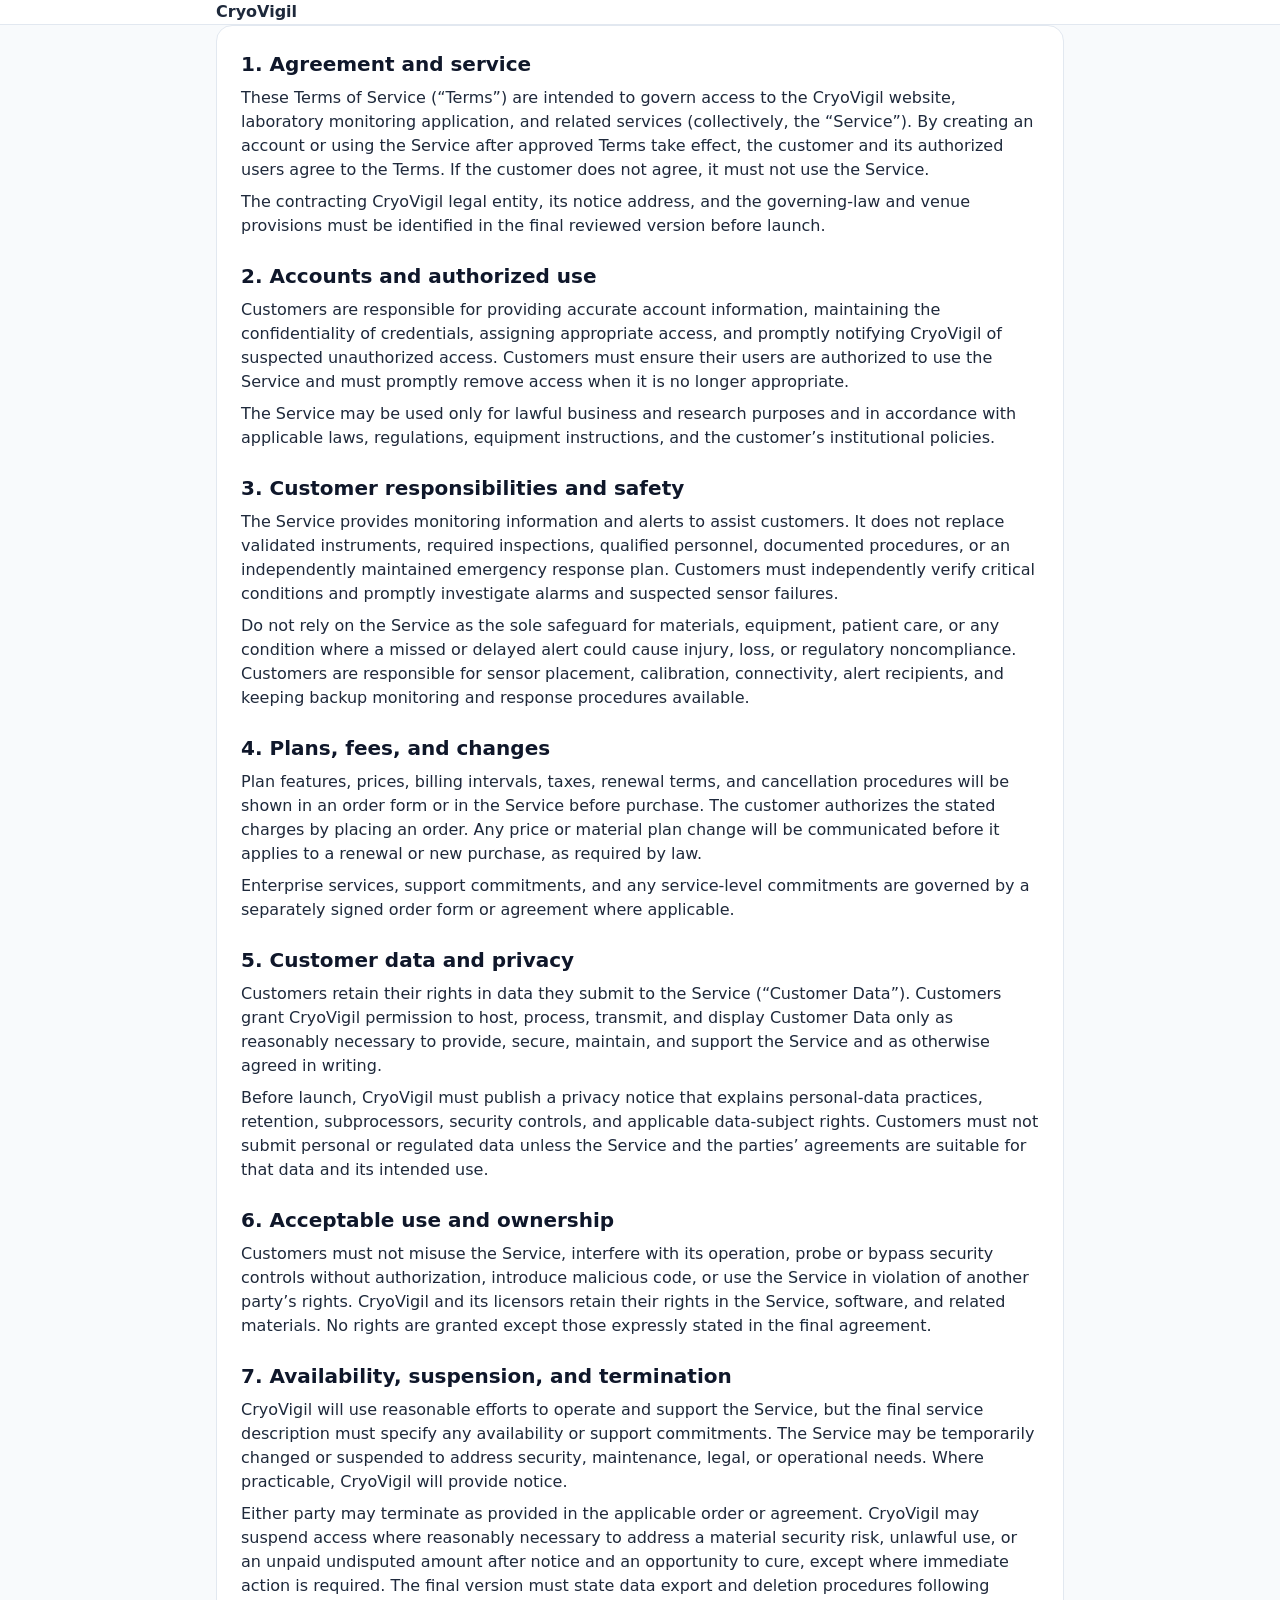
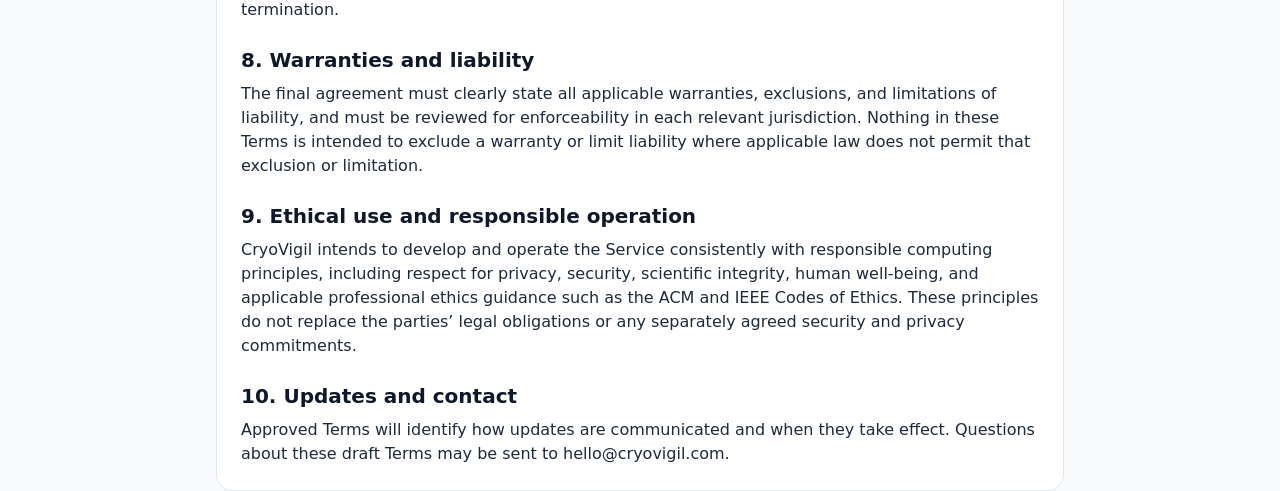
<file: terms.html>
<!doctype html>
<html lang="en-US">
  <head>
    <meta charset="utf-8" />
    <meta name="viewport" content="width=device-width, initial-scale=1" />
    <meta
      name="description"
      content="Draft terms of service for the CryoVigil laboratory monitoring service."
    />
    <meta name="author" content="CryoVigil" />
    <title>Terms of Service | CryoVigil</title>
    <link rel="stylesheet" href="css/style.css?v=mobile-carousel-2" />
  </head>
  <body class="min-h-screen bg-slate-50 text-slate-800">
    <header class="bg-white border-b border-slate-200">
      <div class="max-w-4xl mx-auto px-4 sm:px-6 py-5">
        <a class="font-bold text-brand-700" href="index.html">CryoVigil</a>
      </div>
    </header>
    <main class="max-w-4xl mx-auto px-4 sm:px-6 py-12">
      <article
        class="bg-white rounded-2xl border border-slate-200 p-6 sm:p-10 space-y-6"
      >

        <section class="space-y-2">
          <h2 class="text-xl font-semibold text-slate-900">
            1. Agreement and service
          </h2>
          <p>
            These Terms of Service (“Terms”) are intended to govern access to
            the CryoVigil website, laboratory monitoring application, and
            related services (collectively, the “Service”). By creating an
            account or using the Service after approved Terms take effect, the
            customer and its authorized users agree to the Terms. If the
            customer does not agree, it must not use the Service.
          </p>
          <p>
            The contracting CryoVigil legal entity, its notice address, and the
            governing-law and venue provisions must be identified in the final
            reviewed version before launch.
          </p>
        </section>

        <section class="space-y-2">
          <h2 class="text-xl font-semibold text-slate-900">
            2. Accounts and authorized use
          </h2>
          <p>
            Customers are responsible for providing accurate account
            information, maintaining the confidentiality of credentials,
            assigning appropriate access, and promptly notifying CryoVigil of
            suspected unauthorized access. Customers must ensure their users are
            authorized to use the Service and must promptly remove access when
            it is no longer appropriate.
          </p>
          <p>
            The Service may be used only for lawful business and research
            purposes and in accordance with applicable laws, regulations,
            equipment instructions, and the customer’s institutional policies.
          </p>
        </section>

        <section class="space-y-2">
          <h2 class="text-xl font-semibold text-slate-900">
            3. Customer responsibilities and safety
          </h2>
          <p>
            The Service provides monitoring information and alerts to assist
            customers. It does not replace validated instruments, required
            inspections, qualified personnel, documented procedures, or an
            independently maintained emergency response plan. Customers must
            independently verify critical conditions and promptly investigate
            alarms and suspected sensor failures.
          </p>
          <p>
            Do not rely on the Service as the sole safeguard for materials,
            equipment, patient care, or any condition where a missed or delayed
            alert could cause injury, loss, or regulatory noncompliance.
            Customers are responsible for sensor placement, calibration,
            connectivity, alert recipients, and keeping backup monitoring and
            response procedures available.
          </p>
        </section>

        <section class="space-y-2">
          <h2 class="text-xl font-semibold text-slate-900">
            4. Plans, fees, and changes
          </h2>
          <p>
            Plan features, prices, billing intervals, taxes, renewal terms, and
            cancellation procedures will be shown in an order form or in the
            Service before purchase. The customer authorizes the stated charges
            by placing an order. Any price or material plan change will be
            communicated before it applies to a renewal or new purchase, as
            required by law.
          </p>
          <p>
            Enterprise services, support commitments, and any service-level
            commitments are governed by a separately signed order form or
            agreement where applicable.
          </p>
        </section>

        <section class="space-y-2">
          <h2 class="text-xl font-semibold text-slate-900">
            5. Customer data and privacy
          </h2>
          <p>
            Customers retain their rights in data they submit to the Service
            (“Customer Data”). Customers grant CryoVigil permission to host,
            process, transmit, and display Customer Data only as reasonably
            necessary to provide, secure, maintain, and support the Service and
            as otherwise agreed in writing.
          </p>
          <p>
            Before launch, CryoVigil must publish a privacy notice that explains
            personal-data practices, retention, subprocessors, security
            controls, and applicable data-subject rights. Customers must not
            submit personal or regulated data unless the Service and the
            parties’ agreements are suitable for that data and its intended use.
          </p>
        </section>

        <section class="space-y-2">
          <h2 class="text-xl font-semibold text-slate-900">
            6. Acceptable use and ownership
          </h2>
          <p>
            Customers must not misuse the Service, interfere with its operation,
            probe or bypass security controls without authorization, introduce
            malicious code, or use the Service in violation of another party’s
            rights. CryoVigil and its licensors retain their rights in the
            Service, software, and related materials. No rights are granted
            except those expressly stated in the final agreement.
          </p>
        </section>

        <section class="space-y-2">
          <h2 class="text-xl font-semibold text-slate-900">
            7. Availability, suspension, and termination
          </h2>
          <p>
            CryoVigil will use reasonable efforts to operate and support the
            Service, but the final service description must specify any
            availability or support commitments. The Service may be temporarily
            changed or suspended to address security, maintenance, legal, or
            operational needs. Where practicable, CryoVigil will provide notice.
          </p>
          <p>
            Either party may terminate as provided in the applicable order or
            agreement. CryoVigil may suspend access where reasonably necessary
            to address a material security risk, unlawful use, or an unpaid
            undisputed amount after notice and an opportunity to cure, except
            where immediate action is required. The final version must state
            data export and deletion procedures following termination.
          </p>
        </section>

        <section class="space-y-2">
          <h2 class="text-xl font-semibold text-slate-900">
            8. Warranties and liability
          </h2>
          <p>
            The final agreement must clearly state all applicable warranties,
            exclusions, and limitations of liability, and must be reviewed for
            enforceability in each relevant jurisdiction. Nothing in these Terms
            is intended to exclude a warranty or limit liability where
            applicable law does not permit that exclusion or limitation.
          </p>
        </section>

        <section class="space-y-2">
          <h2 class="text-xl font-semibold text-slate-900">
            9. Ethical use and responsible operation
          </h2>
          <p>
            CryoVigil intends to develop and operate the Service consistently
            with responsible computing principles, including respect for
            privacy, security, scientific integrity, human well-being, and
            applicable professional ethics guidance such as the ACM and IEEE
            Codes of Ethics. These principles do not replace the parties’ legal
            obligations or any separately agreed security and privacy
            commitments.
          </p>
        </section>

        <section class="space-y-2">
          <h2 class="text-xl font-semibold text-slate-900">
            10. Updates and contact
          </h2>
          <p>
            Approved Terms will identify how updates are communicated and when
            they take effect. Questions about these draft Terms may be sent to
            <a
              class="text-brand-700 underline"
              href="mailto:hello@cryovigil.com"
              >hello@cryovigil.com</a
            >.
          </p>
        </section>
      </article>
    </main>
  </body>
</html>
</file>
<file: css/style.css>
:root {
  font-family:
    Inter,
    system-ui,
    -apple-system,
    BlinkMacSystemFont,
    "Segoe UI",
    sans-serif;
  color: #1f2937;
  background: #fff;
  font-synthesis: none;
  text-rendering: optimizeLegibility;
  -webkit-font-smoothing: antialiased;
  --slate-50: #f8fafc;
  --slate-100: #f1f5f9;
  --slate-200: #e2e8f0;
  --slate-300: #cbd5e1;
  --slate-400: #94a3b8;
  --slate-500: #64748b;
  --slate-600: #475569;
  --slate-700: #334155;
  --slate-800: #1e293b;
  --slate-900: #0f172a;
  --brand-50: #ecfdf5;
  --brand-100: #d1fae5;
  --brand-200: #a7f3d0;
  --brand-300: #6ee7b7;
  --brand-400: #34d399;
  --brand-500: #10b981;
  --brand-600: #059669;
  --brand-700: #047857;
  --brand-800: #065f46;
  --brand-900: #064e3b;
}

*,
*::before,
*::after {
  box-sizing: border-box;
  border-width: 0;
  border-style: solid;
  border-color: #e5e7eb;
}

html {
  min-width: 320px;
  scroll-behavior: smooth;
}

body {
  min-width: 320px;
  min-height: 100vh;
  margin: 0;
  line-height: 1.5;
}

a {
  color: inherit;
  text-decoration: none;
}

blockquote,
dd,
dl,
figure,
h1,
h2,
h3,
h4,
h5,
h6,
hr,
p,
pre {
  margin: 0;
}

h1,
h2,
h3,
h4,
h5,
h6 {
  font-size: inherit;
  font-weight: inherit;
}

ul,
ol,
menu {
  margin: 0;
  padding: 0;
  list-style: none;
}

button,
input,
select,
textarea {
  color: inherit;
  font: inherit;
  margin: 0;
}

button {
  border: 0;
  background: transparent;
  text-transform: none;
}

svg {
  display: block;
}

::selection {
  color: var(--brand-800);
  background: rgb(16 185 129 / 18%);
}

.badge-pill {
  display: inline-flex;
  align-items: center;
  padding: 0.35rem 0.85rem;
  border-radius: 9999px;
  background: var(--brand-100);
  color: var(--brand-700);
  font-size: 0.75rem;
  font-weight: 600;
  letter-spacing: 0.025em;
}

.shadow-soft {
  box-shadow:
    0 10px 30px -10px rgb(0 0 0 / 6%),
    0 4px 6px -2px rgb(0 0 0 / 2%);
}

.shadow-mockup {
  box-shadow: 0 25px 50px -12px rgb(15 23 42 / 12%);
}

.block {
  display: block;
}
.inline-block {
  display: inline-block;
}
.flex {
  display: flex;
}
.inline-flex {
  display: inline-flex;
}
.grid {
  display: grid;
}
.hidden {
  display: none;
}
.flex-col {
  flex-direction: column;
}
.flex-wrap {
  flex-wrap: wrap;
}
.flex-grow {
  flex-grow: 1;
}
.flex-shrink-0 {
  flex-shrink: 0;
}
.items-start {
  align-items: flex-start;
}
.items-center {
  align-items: center;
}
.items-baseline {
  align-items: baseline;
}
.justify-between {
  justify-content: space-between;
}
.justify-center {
  justify-content: center;
}
.grid-cols-1 {
  grid-template-columns: repeat(1, minmax(0, 1fr));
}
.grid-cols-3 {
  grid-template-columns: repeat(3, minmax(0, 1fr));
}
.gap-0\.5 {
  gap: 0.125rem;
}
.gap-1 {
  gap: 0.25rem;
}
.gap-2 {
  gap: 0.5rem;
}
.gap-2\.5 {
  gap: 0.625rem;
}
.gap-3 {
  gap: 0.75rem;
}
.gap-3\.5 {
  gap: 0.875rem;
}
.gap-4 {
  gap: 1rem;
}
.gap-6 {
  gap: 1.5rem;
}
.gap-8 {
  gap: 2rem;
}
.gap-12 {
  gap: 3rem;
}
.space-y-1 > :not([hidden]) ~ :not([hidden]) {
  margin-top: 0.25rem;
}
.space-y-2 > :not([hidden]) ~ :not([hidden]) {
  margin-top: 0.5rem;
}
.space-y-2\.5 > :not([hidden]) ~ :not([hidden]) {
  margin-top: 0.625rem;
}
.space-y-3 > :not([hidden]) ~ :not([hidden]) {
  margin-top: 0.75rem;
}
.space-y-3\.5 > :not([hidden]) ~ :not([hidden]) {
  margin-top: 0.875rem;
}
.space-y-4 > :not([hidden]) ~ :not([hidden]) {
  margin-top: 1rem;
}
.space-y-6 > :not([hidden]) ~ :not([hidden]) {
  margin-top: 1.5rem;
}

.absolute {
  position: absolute;
}
.relative {
  position: relative;
}
.sticky {
  position: sticky;
}
.top-0 {
  top: 0;
}
.top-4 {
  top: 1rem;
}
.right-4 {
  right: 1rem;
}
.inset-0 {
  inset: 0;
}
.z-10 {
  z-index: 10;
}
.z-50 {
  z-index: 50;
}
.mx-auto {
  margin-right: auto;
  margin-left: auto;
}
.my-8 {
  margin-top: 2rem;
  margin-bottom: 2rem;
}
.ml-0\.5 {
  margin-left: 0.125rem;
}
.ml-2 {
  margin-left: 0.5rem;
}
.mt-1 {
  margin-top: 0.25rem;
}
.mt-2 {
  margin-top: 0.5rem;
}
.mt-20 {
  margin-top: 5rem;
}
.mb-1 {
  margin-bottom: 0.25rem;
}
.mb-2 {
  margin-bottom: 0.5rem;
}
.mb-3 {
  margin-bottom: 0.75rem;
}
.mb-4 {
  margin-bottom: 1rem;
}
.mb-5 {
  margin-bottom: 1.25rem;
}
.mb-6 {
  margin-bottom: 1.5rem;
}
.mb-8 {
  margin-bottom: 2rem;
}
.mb-10 {
  margin-bottom: 2.5rem;
}
.mb-16 {
  margin-bottom: 4rem;
}
.h-1\.5 {
  height: 0.375rem;
}
.h-2 {
  height: 0.5rem;
}
.h-3 {
  height: 0.75rem;
}
.h-4 {
  height: 1rem;
}
.h-5 {
  height: 1.25rem;
}
.h-6 {
  height: 1.5rem;
}
.h-8 {
  height: 2rem;
}
.h-9 {
  height: 2.25rem;
}
.h-10 {
  height: 2.5rem;
}
.h-12 {
  height: 3rem;
}
.h-14 {
  height: 3.5rem;
}
.h-20 {
  height: 5rem;
}
.h-24 {
  height: 6rem;
}
.h-40 {
  height: 10rem;
}
.h-full {
  height: 100%;
}
.min-h-screen {
  min-height: 100vh;
}
.w-1\.5 {
  width: 0.375rem;
}
.w-2 {
  width: 0.5rem;
}
.w-3 {
  width: 0.75rem;
}
.w-4 {
  width: 1rem;
}
.w-5 {
  width: 1.25rem;
}
.w-6 {
  width: 1.5rem;
}
.w-8 {
  width: 2rem;
}
.w-9 {
  width: 2.25rem;
}
.w-10 {
  width: 2.5rem;
}
.w-12 {
  width: 3rem;
}
.w-14 {
  width: 3.5rem;
}
.w-16 {
  width: 4rem;
}
.w-24 {
  width: 6rem;
}
.w-full {
  width: 100%;
}
.max-w-sm {
  max-width: 24rem;
}
.max-w-lg {
  max-width: 32rem;
}
.max-w-xl {
  max-width: 36rem;
}
.max-w-2xl {
  max-width: 42rem;
}
.max-w-4xl {
  max-width: 56rem;
}
.max-w-5xl {
  max-width: 64rem;
}
.max-w-7xl {
  max-width: 80rem;
}
.overflow-hidden {
  overflow: hidden;
}
.aspect-video {
  aspect-ratio: 16 / 9;
}

.border {
  border: 1px solid var(--slate-200);
}
.border-b {
  border-bottom: 1px solid var(--slate-200);
}
.border-t {
  border-top: 1px solid var(--slate-200);
}
.border-slate-100 {
  border-color: var(--slate-100);
}
.border-slate-200 {
  border-color: var(--slate-200);
}
.border-slate-200\/60 {
  border-color: rgb(226 232 240 / 60%);
}
.border-slate-200\/80 {
  border-color: rgb(226 232 240 / 80%);
}
.border-slate-200\/90 {
  border-color: rgb(226 232 240 / 90%);
}
.border-slate-700 {
  border-color: #334155;
}
.border-amber-200 {
  border-color: #fde68a;
}
.border-brand-100 {
  border-color: var(--brand-100);
}
.border-brand-500\/30 {
  border-color: rgb(16 185 129 / 30%);
}
.border-navy-800 {
  border-color: #1e293b;
}
.rounded {
  border-radius: 0.25rem;
}
.rounded-lg {
  border-radius: 0.5rem;
}
.rounded-xl {
  border-radius: 0.75rem;
}
.rounded-2xl {
  border-radius: 1rem;
}
.rounded-full {
  border-radius: 9999px;
}

.bg-white {
  background-color: #fff;
}
.bg-white\/95 {
  background-color: rgb(255 255 255 / 95%);
}
.bg-slate-50 {
  background-color: var(--slate-50);
}
.bg-slate-50\/50 {
  background-color: rgb(248 250 252 / 50%);
}
.bg-slate-50\/70 {
  background-color: rgb(248 250 252 / 70%);
}
.bg-slate-100 {
  background-color: var(--slate-100);
}
.bg-slate-200 {
  background-color: var(--slate-200);
}
.bg-slate-700 {
  background-color: #334155;
}
.bg-slate-800 {
  background-color: var(--slate-800);
}
.bg-slate-900 {
  background-color: var(--slate-900);
}
.bg-brand-50\/60 {
  background-color: rgb(236 253 245 / 60%);
}
.bg-brand-100 {
  background-color: var(--brand-100);
}
.bg-brand-300 {
  background-color: var(--brand-300);
}
.bg-brand-400 {
  background-color: var(--brand-400);
}
.bg-brand-500 {
  background-color: var(--brand-500);
}
.bg-brand-500\/20 {
  background-color: rgb(16 185 129 / 20%);
}
.bg-brand-700 {
  background-color: var(--brand-700);
}
.bg-emerald-50 {
  background-color: #ecfdf5;
}
.bg-emerald-100 {
  background-color: #d1fae5;
}
.bg-emerald-400 {
  background-color: #34d399;
}
.bg-emerald-500 {
  background-color: #10b981;
}
.bg-amber-50 {
  background-color: #fffbeb;
}
.bg-amber-50\/30 {
  background-color: rgb(255 251 235 / 30%);
}
.bg-amber-400 {
  background-color: #fbbf24;
}
.bg-amber-500 {
  background-color: #f59e0b;
}
.bg-blue-50 {
  background-color: #eff6ff;
}
.bg-red-400 {
  background-color: #f87171;
}
.bg-red-600 {
  background-color: #dc2626;
}
.bg-navy-900 {
  background-color: #0f172a;
}
.bg-gradient-to-b {
  background-image: linear-gradient(
    to bottom,
    var(--gradient-from),
    var(--gradient-via),
    var(--gradient-to)
  );
}
.bg-gradient-to-t {
  background-image: linear-gradient(
    to top,
    var(--gradient-from),
    var(--gradient-via),
    var(--gradient-to)
  );
}
.from-white {
  --gradient-from: #fff;
}
.via-slate-50\/50 {
  --gradient-via: rgb(248 250 252 / 50%);
}
.to-white {
  --gradient-to: #fff;
}
.from-slate-950 {
  --gradient-from: #020617;
}
.via-slate-900\/60 {
  --gradient-via: rgb(15 23 42 / 60%);
}
.to-transparent {
  --gradient-to: transparent;
}

.p-1 {
  padding: 0.25rem;
}
.p-2 {
  padding: 0.5rem;
}
.p-2\.5 {
  padding: 0.625rem;
}
.p-3 {
  padding: 0.75rem;
}
.p-3\.5 {
  padding: 0.875rem;
}
.p-4 {
  padding: 1rem;
}
.p-6 {
  padding: 1.5rem;
}
.p-8 {
  padding: 2rem;
}
.px-1\.5 {
  padding-right: 0.375rem;
  padding-left: 0.375rem;
}
.px-2 {
  padding-right: 0.5rem;
  padding-left: 0.5rem;
}
.px-2\.5 {
  padding-right: 0.625rem;
  padding-left: 0.625rem;
}
.px-3 {
  padding-right: 0.75rem;
  padding-left: 0.75rem;
}
.px-4 {
  padding-right: 1rem;
  padding-left: 1rem;
}
.px-6 {
  padding-right: 1.5rem;
  padding-left: 1.5rem;
}
.px-8 {
  padding-right: 2rem;
  padding-left: 2rem;
}
.py-0\.5 {
  padding-top: 0.125rem;
  padding-bottom: 0.125rem;
}
.py-1 {
  padding-top: 0.25rem;
  padding-bottom: 0.25rem;
}
.py-2 {
  padding-top: 0.5rem;
  padding-bottom: 0.5rem;
}
.py-3 {
  padding-top: 0.75rem;
  padding-bottom: 0.75rem;
}
.py-3\.5 {
  padding-top: 0.875rem;
  padding-bottom: 0.875rem;
}
.py-20 {
  padding-top: 5rem;
  padding-bottom: 5rem;
}
.pt-2 {
  padding-top: 0.5rem;
}
.pt-3 {
  padding-top: 0.75rem;
}
.pt-4 {
  padding-top: 1rem;
}
.pt-6 {
  padding-top: 1.5rem;
}
.pt-10 {
  padding-top: 2.5rem;
}
.pt-12 {
  padding-top: 3rem;
}
.pt-16 {
  padding-top: 4rem;
}
.pb-3 {
  padding-bottom: 0.75rem;
}
.pb-4 {
  padding-bottom: 1rem;
}
.pb-6 {
  padding-bottom: 1.5rem;
}
.pb-12 {
  padding-bottom: 3rem;
}
.pb-20 {
  padding-bottom: 5rem;
}

.text-left {
  text-align: left;
}
.text-center {
  text-align: center;
}
.text-white {
  color: #fff;
}
.text-slate-200 {
  color: var(--slate-200);
}
.text-slate-300 {
  color: var(--slate-300);
}
.text-slate-400 {
  color: var(--slate-400);
}
.text-slate-500 {
  color: var(--slate-500);
}
.text-slate-600 {
  color: var(--slate-600);
}
.text-slate-700 {
  color: var(--slate-700);
}
.text-slate-800 {
  color: var(--slate-800);
}
.text-slate-900 {
  color: var(--slate-900);
}
.text-brand-300 {
  color: var(--brand-300);
}
.text-brand-400 {
  color: var(--brand-400);
}
.text-brand-600 {
  color: var(--brand-600);
}
.text-brand-800\/80 {
  color: rgb(6 95 70 / 80%);
}
.text-brand-900 {
  color: var(--brand-900);
}
.text-emerald-500 {
  color: #10b981;
}
.text-emerald-600 {
  color: #059669;
}
.text-emerald-700 {
  color: #047857;
}
.text-emerald-800 {
  color: #065f46;
}
.text-amber-400 {
  color: #fbbf24;
}
.text-amber-600 {
  color: #d97706;
}
.text-amber-700 {
  color: #b45309;
}
.text-blue-600 {
  color: #2563eb;
}
.text-red-500 {
  color: #ef4444;
}
.text-xs {
  font-size: 0.75rem;
  line-height: 1rem;
}
.text-\[10px\] {
  font-size: 10px;
  line-height: 1.4;
}
.text-\[11px\] {
  font-size: 11px;
  line-height: 1.4;
}
.text-sm {
  font-size: 0.875rem;
  line-height: 1.25rem;
}
.text-base {
  font-size: 1rem;
  line-height: 1.5rem;
}
.text-lg {
  font-size: 1.125rem;
  line-height: 1.75rem;
}
.text-xl {
  font-size: 1.25rem;
  line-height: 1.75rem;
}
.text-2xl {
  font-size: 1.5rem;
  line-height: 2rem;
}
.text-3xl {
  font-size: 1.875rem;
  line-height: 2.25rem;
}
.text-4xl {
  font-size: 2.25rem;
  line-height: 2.5rem;
}
.font-medium {
  font-weight: 500;
}
.font-semibold {
  font-weight: 600;
}
.font-bold {
  font-weight: 700;
}
.font-extrabold {
  font-weight: 800;
}
.font-mono {
  font-family: ui-monospace, SFMono-Regular, Menlo, monospace;
}
.uppercase {
  text-transform: uppercase;
}
.tracking-tight {
  letter-spacing: -0.025em;
}
.tracking-wider {
  letter-spacing: 0.05em;
}
.leading-tight {
  line-height: 1.25;
}
.leading-relaxed {
  line-height: 1.625;
}
.leading-\[1\.12\] {
  line-height: 1.12;
}

.opacity-30 {
  opacity: 0.3;
}
.opacity-70 {
  opacity: 0.7;
}
.animate-pulse {
  animation: pulse 2s cubic-bezier(0.4, 0, 0.6, 1) infinite;
}
.grayscale {
  filter: grayscale(1);
}
.cursor-pointer {
  cursor: pointer;
}
.drop-shadow {
  filter: drop-shadow(0 1px 2px rgb(0 0 0 / 10%));
}
.fill-current {
  fill: currentColor;
}
.fill-none {
  fill: none;
}
.stroke-current {
  stroke: currentColor;
}
.stroke-\[2\.2\] {
  stroke-width: 2.2;
}
.ring-4 {
  box-shadow: 0 0 0 4px var(--ring-color);
}
.ring-emerald-100 {
  --ring-color: #d1fae5;
}
.ring-amber-100 {
  --ring-color: #fef3c7;
}
.shadow-sm {
  box-shadow: 0 1px 2px rgb(0 0 0 / 5%);
}
.shadow-xs {
  box-shadow: 0 1px 2px rgb(15 23 42 / 10%);
}
.shadow-lg {
  box-shadow:
    0 10px 15px -3px rgb(0 0 0 / 10%),
    0 4px 6px -4px rgb(0 0 0 / 10%);
}
.shadow-xl {
  box-shadow:
    0 20px 25px -5px rgb(0 0 0 / 10%),
    0 8px 10px -6px rgb(0 0 0 / 10%);
}
.shadow-brand-500\/25 {
  box-shadow: 0 4px 10px rgb(16 185 129 / 25%);
}
.shadow-brand-500\/30 {
  box-shadow: 0 4px 10px rgb(16 185 129 / 30%);
}
.shadow-red-600\/40 {
  box-shadow: 0 4px 10px rgb(220 38 38 / 40%);
}
.transition-all {
  transition: all 180ms ease;
}
.transition-colors {
  transition:
    color 180ms ease,
    background-color 180ms ease,
    border-color 180ms ease;
}
.transition-shadow {
  transition: box-shadow 180ms ease;
}
.transition-transform {
  transition: transform 180ms ease;
}
.backdrop-blur-md {
  backdrop-filter: blur(12px);
}
.focus\:outline-none:focus {
  outline: none;
}

.language-switcher {
  display: flex;
  align-items: center;
  gap: 0.125rem;
  padding: 0.25rem;
  border: 1px solid rgb(226 232 240 / 60%);
  border-radius: 9999px;
  background-color: var(--slate-100);
  color: var(--slate-600);
  font-size: 0.75rem;
  font-weight: 600;
}

.language-option {
  min-width: 2.75rem;
  padding: 0.25rem 0.625rem;
  border-radius: 9999px;
  cursor: pointer;
  transition:
    color 180ms ease,
    background-color 180ms ease,
    box-shadow 180ms ease,
    transform 180ms ease;
}

.language-option:hover {
  color: var(--slate-900);
}

.language-option[aria-pressed="true"] {
  background-color: #fff;
  color: var(--slate-900);
  box-shadow: 0 1px 2px rgb(15 23 42 / 10%);
}

.language-option:active {
  transform: scale(0.94);
}

.language-option:focus-visible {
  outline: 2px solid var(--brand-500);
  outline-offset: 2px;
}

.hover\:text-brand-500:hover {
  color: var(--brand-500);
}
.hover\:text-brand-600:hover {
  color: var(--brand-600);
}
.hover\:text-slate-600:hover {
  color: var(--slate-600);
}
.hover\:text-slate-900:hover {
  color: var(--slate-900);
}
.hover\:bg-brand-600:hover {
  background-color: var(--brand-600);
}
.hover\:bg-slate-50:hover {
  background-color: var(--slate-50);
}
.hover\:bg-slate-700:hover {
  background-color: #334155;
}
.hover\:bg-slate-800:hover {
  background-color: var(--slate-800);
}
.hover\:border-brand-200:hover {
  border-color: var(--brand-200);
}
.hover\:border-brand-400:hover {
  border-color: var(--brand-400);
}
.hover\:border-brand-500:hover {
  border-color: var(--brand-500);
}
.hover\:shadow-md:hover {
  box-shadow:
    0 4px 6px -1px rgb(0 0 0 / 10%),
    0 2px 4px -2px rgb(0 0 0 / 10%);
}
.hover\:grayscale-0:hover {
  filter: grayscale(0);
}
.group:hover .group-hover\:scale-110 {
  transform: scale(1.1);
}

@keyframes pulse {
  50% {
    opacity: 0.5;
  }
}

@media (min-width: 640px) {
  .sm\:flex-row {
    flex-direction: row;
  }
  .sm\:grid-cols-2 {
    grid-template-columns: repeat(2, minmax(0, 1fr));
  }
  .sm\:grid-cols-3 {
    grid-template-columns: repeat(3, minmax(0, 1fr));
  }
  .sm\:p-6 {
    padding: 1.5rem;
  }
  .sm\:px-6 {
    padding-right: 1.5rem;
    padding-left: 1.5rem;
  }
  .sm\:text-sm {
    font-size: 0.875rem;
    line-height: 1.25rem;
  }
  .sm\:text-base {
    font-size: 1rem;
    line-height: 1.5rem;
  }
  .sm\:text-lg {
    font-size: 1.125rem;
    line-height: 1.75rem;
  }
  .sm\:text-4xl {
    font-size: 2.25rem;
    line-height: 2.5rem;
  }
  .sm\:text-5xl {
    font-size: 3rem;
    line-height: 1;
  }
}

@media (min-width: 768px) {
  .md\:flex {
    display: flex;
  }
  .md\:hidden {
    display: none;
  }
  .md\:grid-cols-2 {
    grid-template-columns: repeat(2, minmax(0, 1fr));
  }
  .md\:grid-cols-3 {
    grid-template-columns: repeat(3, minmax(0, 1fr));
  }
  .md\:gap-16 {
    gap: 4rem;
  }
}

@media (min-width: 1024px) {
  .lg\:px-8 {
    padding-right: 2rem;
    padding-left: 2rem;
  }
  .lg\:pt-16 {
    padding-top: 4rem;
  }
  .lg\:pb-28 {
    padding-bottom: 7rem;
  }
  .lg\:gap-8 {
    gap: 2rem;
  }
  .lg\:grid-cols-5 {
    grid-template-columns: repeat(5, minmax(0, 1fr));
  }
  .lg\:grid-cols-6 {
    grid-template-columns: repeat(6, minmax(0, 1fr));
  }
  .lg\:grid-cols-12 {
    grid-template-columns: repeat(12, minmax(0, 1fr));
  }
  .lg\:col-span-2 {
    grid-column: span 2 / span 2;
  }
  .lg\:col-span-5 {
    grid-column: span 5 / span 5;
  }
  .lg\:col-span-6 {
    grid-column: span 6 / span 6;
  }
  .lg\:col-span-7 {
    grid-column: span 7 / span 7;
  }
  .lg\:text-5xl {
    font-size: 3rem;
    line-height: 1;
  }
  .lg\:text-\[54px\] {
    font-size: 54px;
    line-height: 1.12;
  }
}

@media (min-width: 1280px) {
  .xl\:flex {
    display: flex;
  }
  .xl\:hidden {
    display: none;
  }
}

@media (prefers-reduced-motion: reduce) {
  *,
  *::before,
  *::after {
    scroll-behavior: auto !important;
    transition-duration: 0.01ms !important;
  }
}

.mobile-menu-btn:focus-visible,
.mobile-carousel:focus-visible {
  outline: 3px solid var(--brand-500);
  outline-offset: 3px;
}

.mobile-swipe-hint {
  display: none;
}

@media (max-width: 767px) {
  .mobile-carousel-section.py-20 {
    padding-block: 3.5rem;
  }

  .mobile-section-intro {
    margin-bottom: 1.25rem;
  }

  .mobile-review-heading {
    margin-bottom: 1.25rem;
  }

  .mobile-swipe-hint {
    display: flex;
    align-items: center;
    justify-content: space-between;
    margin: 0 0 0.75rem;
    color: var(--slate-500);
    font-size: 0.75rem;
    font-weight: 600;
  }

  .mobile-carousel.grid {
    display: flex;
    flex-flow: row nowrap;
    gap: 1rem;
    overflow-x: auto;
    margin-inline: -1rem;
    padding: 0.25rem 1rem 1rem;
    overscroll-behavior-x: contain;
    scroll-padding-inline: 1rem;
    scroll-snap-type: x mandatory;
    scrollbar-width: none;
    -webkit-overflow-scrolling: touch;
  }

  .mobile-carousel::-webkit-scrollbar {
    display: none;
  }

  .mobile-carousel > * {
    width: 88%;
    min-width: 0;
    flex: 0 0 88%;
    scroll-snap-align: start;
  }

  .mobile-carousel[aria-label="Team members"] > * {
    flex-basis: 78%;
  }
}
</file>
